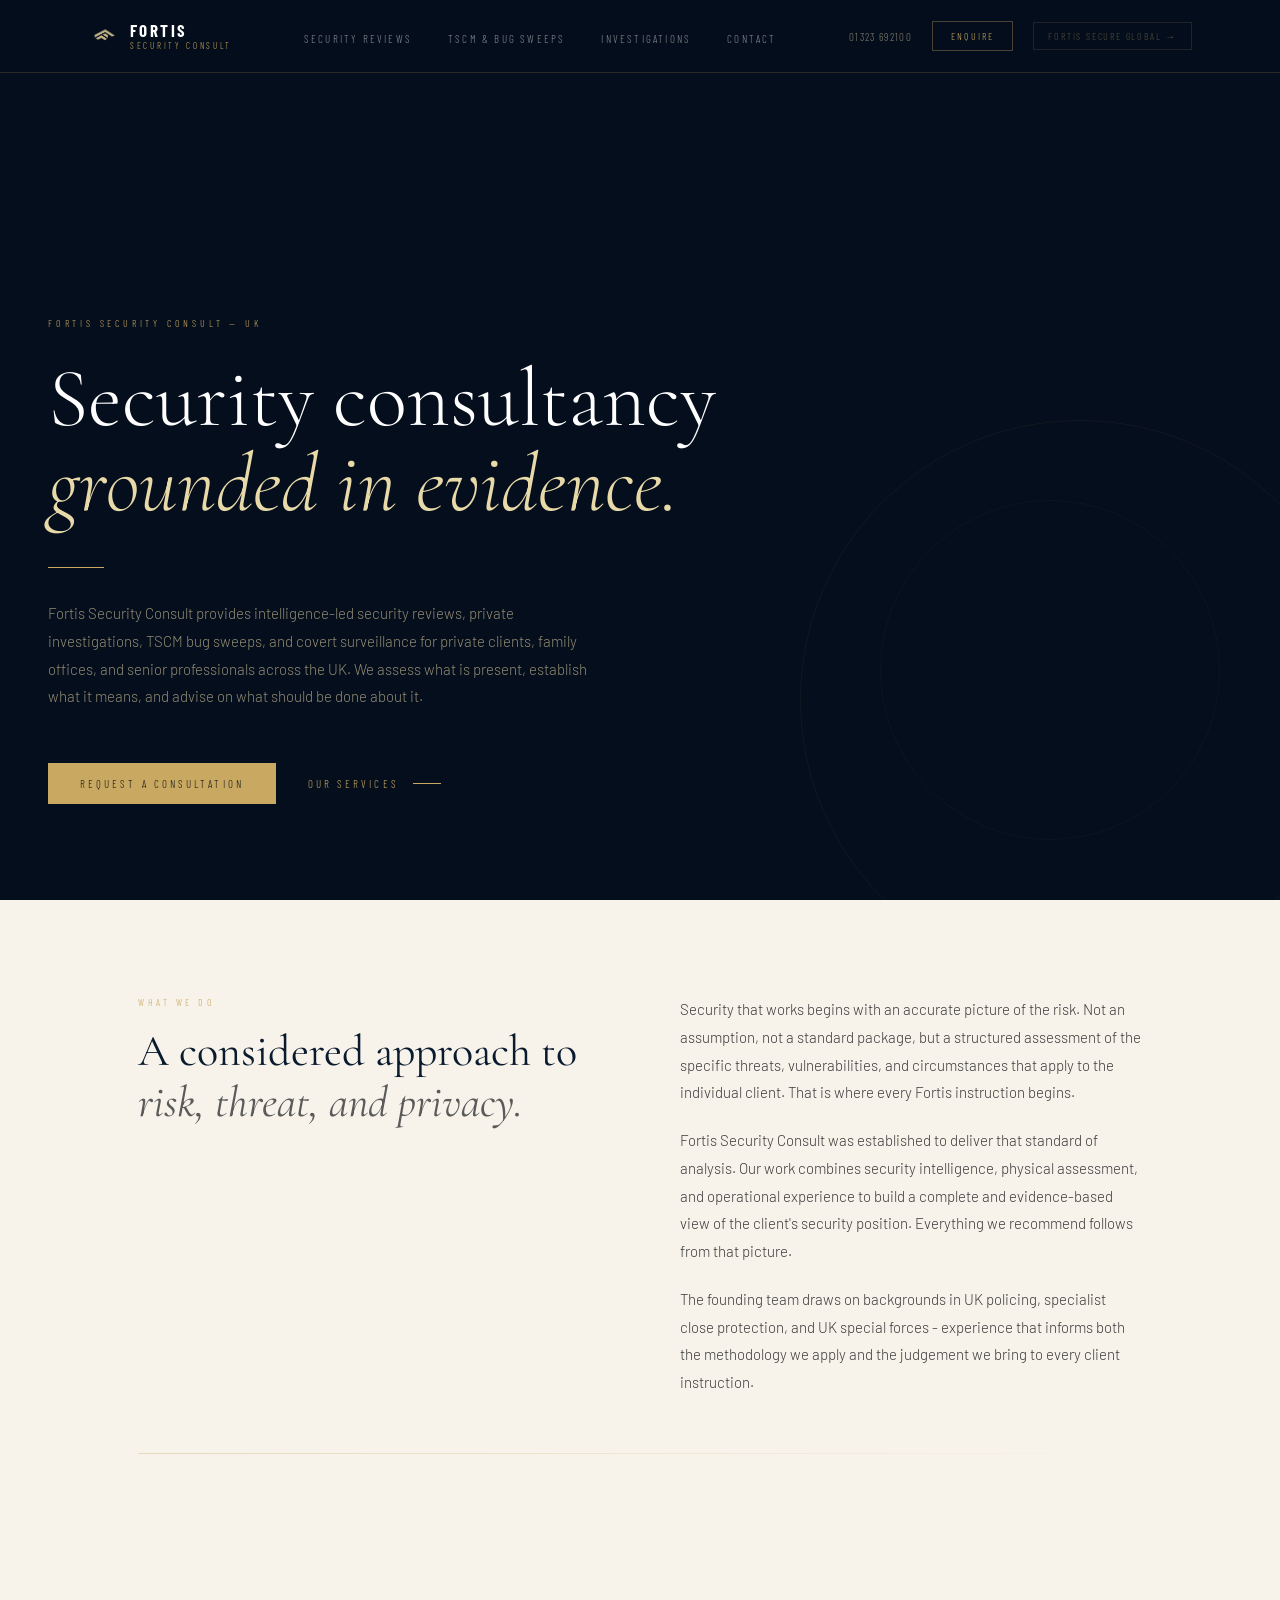
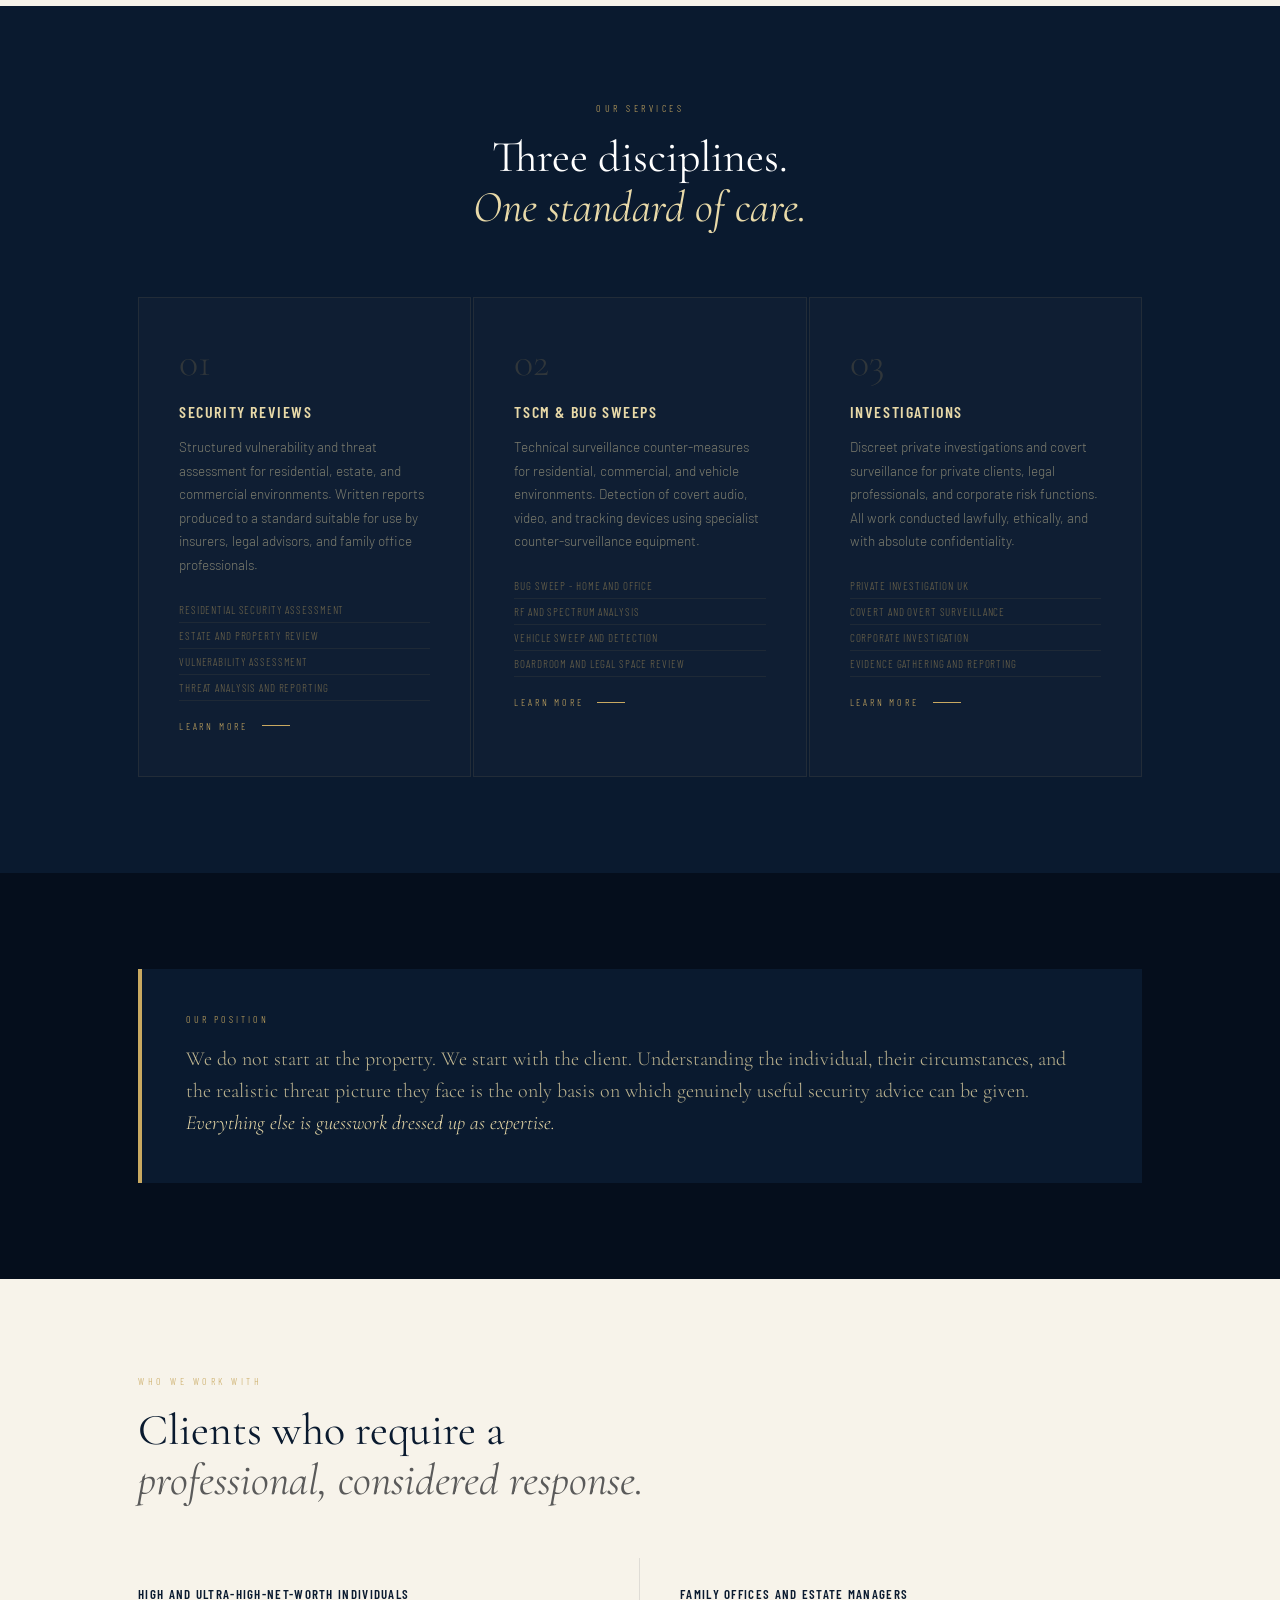
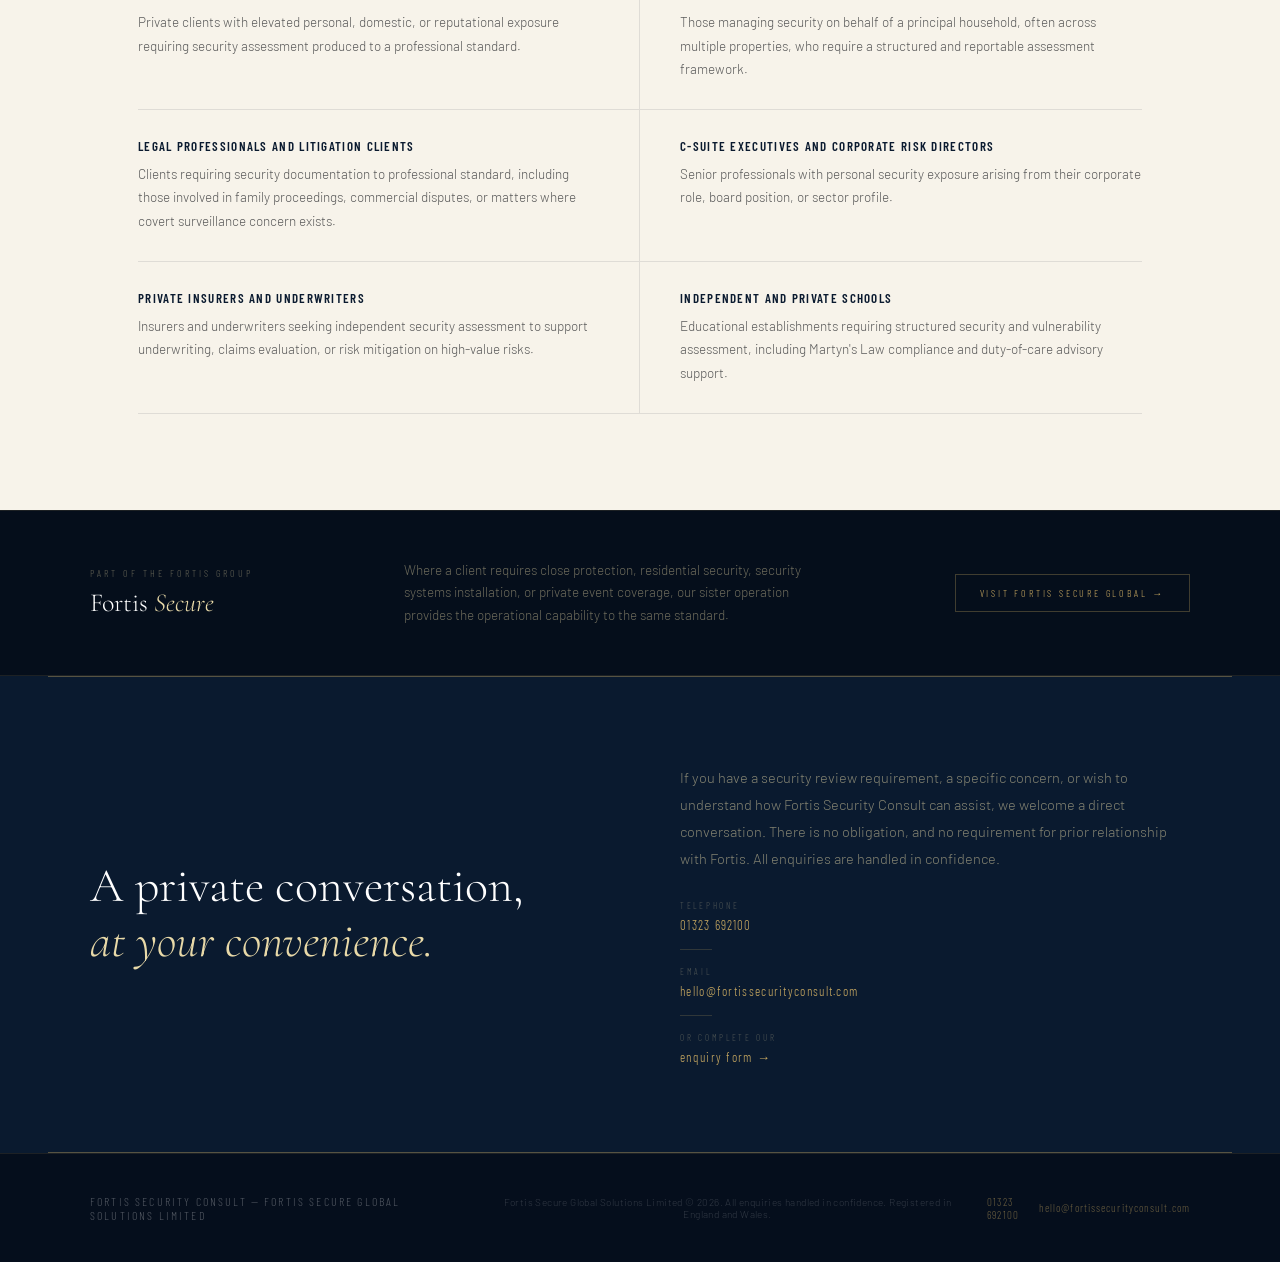
<file: index.html>
<!DOCTYPE html>
<html lang="en">
<head>
<meta charset="UTF-8">
<meta name="viewport" content="width=device-width, initial-scale=1.0">
<title>Security Consultancy UK | Fortis Security Consult</title>
<meta name="description" content="Fortis Security Consult provides intelligence-led security consultancy, private investigations, TSCM bug sweeps, and surveillance services for private clients, family offices, and corporate professionals across the UK.">
<meta name="robots" content="index, follow">
<link rel="canonical" href="https://www.fortissecurityconsult.com/">

<!-- Open Graph -->
<meta property="og:type" content="website">
<meta property="og:title" content="Security Consultancy UK | Fortis Security Consult">
<meta property="og:description" content="Intelligence-led security consultancy, investigations, TSCM, and surveillance for private clients and corporate professionals.">
<meta property="og:url" content="https://www.fortissecurityconsult.com/">
<meta property="og:site_name" content="Fortis Security Consult">

<!-- Schema -->
<script type="application/ld+json">
{
  "@context": "https://schema.org",
  "@type": "ProfessionalService",
  "name": "Fortis Security Consult",
  "description": "Intelligence-led security consultancy, private investigations, TSCM, and surveillance services",
  "url": "https://www.fortissecurityconsult.com",
  "telephone": "+441323692100",
  "email": "hello@fortissecurityconsult.com",
  "areaServed": "GB",
  "serviceType": ["Security Consultancy", "Private Investigation", "TSCM", "Surveillance"]
}
</script>

<link rel="preconnect" href="https://fonts.googleapis.com">
<link href="https://fonts.googleapis.com/css2?family=Cormorant+Garamond:ital,wght@0,300;0,400;0,600;1,300;1,400&family=Barlow:wght@300;400;500;600&family=Barlow+Condensed:wght@300;400;500;600;700&display=swap" rel="stylesheet">
<link rel="stylesheet" href="style.css">
</head>
<body>

<!-- NAVIGATION -->
<nav class="site-nav" role="navigation" aria-label="Main navigation">
  <div class="nav-inner">
    <a href="index.html" class="nav-brand" aria-label="Fortis Security Consult home">
      <img src="[data-uri]" alt="Fortis" class="nav-logo" width="32" height="32" style="width:32px;height:32px;object-fit:contain;flex-shrink:0;">
      <div>
        <span class="nav-brand-name">Fortis</span>
        <span class="nav-brand-division">Security Consult</span>
      </div>
    </a>
    <ul class="nav-links">
      <li><a href="security-reviews.html">Security Reviews</a></li>
      <li><a href="tscm.html">TSCM &amp; Bug Sweeps</a></li>
      <li><a href="investigations.html">Investigations</a></li>
      <li><a href="contact.html">Contact</a></li>
    </ul>
    <div class="nav-contact">
      <a href="tel:+441323692100" class="nav-tel">01323 692100</a>
      <a href="contact.html" class="nav-cta">Enquire</a>
      <a href="https://fortissecureglobal.com" class="nav-sister" rel="noopener">Fortis Secure Global &rarr;</a>
    </div>
    <button class="nav-toggle" aria-label="Toggle navigation" onclick="this.closest('nav').classList.toggle('nav-open')">
      <span></span><span></span><span></span>
    </button>
  </div>
</nav>

<!-- HERO -->
<section class="hero hero-circles" aria-labelledby="hero-heading">
  <div class="hero-inner">
    <p class="hero-eyebrow">Fortis Security Consult &mdash; UK</p>
    <h1 class="hero-title" id="hero-heading">
      Security consultancy<br>
      <em>grounded in evidence.</em>
    </h1>
    <div class="hero-rule"></div>
    <p class="hero-body">Fortis Security Consult provides intelligence-led security reviews, private investigations, TSCM bug sweeps, and covert surveillance for private clients, family offices, and senior professionals across the UK. We assess what is present, establish what it means, and advise on what should be done about it.</p>
    <div class="hero-actions">
      <a href="contact.html" class="btn-primary">Request a Consultation</a>
      <a href="security-reviews.html" class="btn-secondary">Our Services</a>
    </div>
  </div>
</section>

<!-- INTRO -->
<section class="section-cream section-pad">
  <div class="container">
    <div class="two-col">
      <div>
        <span class="section-label">What we do</span>
        <h2 class="section-heading">A considered approach to<br><em>risk, threat, and privacy.</em></h2>
      </div>
      <div class="section-body">
        <p>Security that works begins with an accurate picture of the risk. Not an assumption, not a standard package, but a structured assessment of the specific threats, vulnerabilities, and circumstances that apply to the individual client. That is where every Fortis instruction begins.</p>
        <p>Fortis Security Consult was established to deliver that standard of analysis. Our work combines security intelligence, physical assessment, and operational experience to build a complete and evidence-based view of the client's security position. Everything we recommend follows from that picture.</p>
        <p>The founding team draws on backgrounds in UK policing, specialist close protection, and UK special forces - experience that informs both the methodology we apply and the judgement we bring to every client instruction.</p>
      </div>
    </div>
    <div class="gold-rule"></div>
  </div>
</section>

<!-- SERVICES -->
<section class="section-navy section-pad" aria-labelledby="services-heading">
  <div class="container">
    <div style="text-align:center; margin-bottom:64px;">
      <span class="section-label">Our services</span>
      <h2 class="section-heading section-heading--light" id="services-heading">Three disciplines.<br><em>One standard of care.</em></h2>
    </div>
    <div class="three-col">

      <article class="service-card">
        <div class="service-card-num">01</div>
        <h3 class="service-card-title">Security Reviews</h3>
        <p class="service-card-body">Structured vulnerability and threat assessment for residential, estate, and commercial environments. Written reports produced to a standard suitable for use by insurers, legal advisors, and family office professionals.</p>
        <ul class="service-card-list">
          <li>Residential security assessment</li>
          <li>Estate and property review</li>
          <li>Vulnerability assessment</li>
          <li>Threat analysis and reporting</li>
        </ul>
        <br>
        <a href="security-reviews.html" class="btn-secondary" style="font-size:10px;">Learn more</a>
      </article>

      <article class="service-card">
        <div class="service-card-num">02</div>
        <h3 class="service-card-title">TSCM &amp; Bug Sweeps</h3>
        <p class="service-card-body">Technical surveillance counter-measures for residential, commercial, and vehicle environments. Detection of covert audio, video, and tracking devices using specialist counter-surveillance equipment.</p>
        <ul class="service-card-list">
          <li>Bug sweep - home and office</li>
          <li>RF and spectrum analysis</li>
          <li>Vehicle sweep and detection</li>
          <li>Boardroom and legal space review</li>
        </ul>
        <br>
        <a href="tscm.html" class="btn-secondary" style="font-size:10px;">Learn more</a>
      </article>

      <article class="service-card">
        <div class="service-card-num">03</div>
        <h3 class="service-card-title">Investigations</h3>
        <p class="service-card-body">Discreet private investigations and covert surveillance for private clients, legal professionals, and corporate risk functions. All work conducted lawfully, ethically, and with absolute confidentiality.</p>
        <ul class="service-card-list">
          <li>Private investigation UK</li>
          <li>Covert and overt surveillance</li>
          <li>Corporate investigation</li>
          <li>Evidence gathering and reporting</li>
        </ul>
        <br>
        <a href="investigations.html" class="btn-secondary" style="font-size:10px;">Learn more</a>
      </article>

    </div>
  </div>
</section>

<!-- CALLOUT -->
<section class="section-dark section-pad">
  <div class="container">
    <div class="callout">
      <span class="callout-label">Our position</span>
      <p class="callout-text">We do not start at the property. We start with the client. Understanding the individual, their circumstances, and the realistic threat picture they face is the only basis on which genuinely useful security advice can be given. <em>Everything else is guesswork dressed up as expertise.</em></p>
    </div>
  </div>
</section>

<!-- WHO WE WORK WITH -->
<section class="section-cream section-pad" aria-labelledby="clients-heading">
  <div class="container">
    <div style="margin-bottom: 52px;">
      <span class="section-label">Who we work with</span>
      <h2 class="section-heading" id="clients-heading">Clients who require a<br><em>professional, considered response.</em></h2>
    </div>
    <div class="client-grid">
      <div class="client-item">
        <div class="client-title">High and ultra-high-net-worth individuals</div>
        <p class="client-body">Private clients with elevated personal, domestic, or reputational exposure requiring security assessment produced to a professional standard.</p>
      </div>
      <div class="client-item">
        <div class="client-title">Family offices and estate managers</div>
        <p class="client-body">Those managing security on behalf of a principal household, often across multiple properties, who require a structured and reportable assessment framework.</p>
      </div>
      <div class="client-item">
        <div class="client-title">Legal professionals and litigation clients</div>
        <p class="client-body">Clients requiring security documentation to professional standard, including those involved in family proceedings, commercial disputes, or matters where covert surveillance concern exists.</p>
      </div>
      <div class="client-item">
        <div class="client-title">C-suite executives and corporate risk directors</div>
        <p class="client-body">Senior professionals with personal security exposure arising from their corporate role, board position, or sector profile.</p>
      </div>
      <div class="client-item">
        <div class="client-title">Private insurers and underwriters</div>
        <p class="client-body">Insurers and underwriters seeking independent security assessment to support underwriting, claims evaluation, or risk mitigation on high-value risks.</p>
      </div>
      <div class="client-item">
        <div class="client-title">Independent and private schools</div>
        <p class="client-body">Educational establishments requiring structured security and vulnerability assessment, including Martyn's Law compliance and duty-of-care advisory support.</p>
      </div>
    </div>
  </div>
</section>

<!-- SISTER SITE -->
<section class="section-dark">
  <div class="sister-band">
    <div class="sister-band-inner">
      <div>
        <p class="sister-label">Part of the Fortis group</p>
        <p class="sister-name">Fortis <em>Secure</em></p>
      </div>
      <p class="sister-desc">Where a client requires close protection, residential security, security systems installation, or private event coverage, our sister operation provides the operational capability to the same standard.</p>
      <a href="https://fortissecureglobal.com" class="sister-link" rel="noopener">Visit Fortis Secure Global &rarr;</a>
    </div>
  </div>
</section>

<!-- CTA -->
<section class="cta-band" aria-labelledby="cta-heading">
  <div class="cta-band-inner">
    <h2 class="cta-heading" id="cta-heading">A private conversation,<br><em>at your convenience.</em></h2>
    <div>
      <p class="cta-body">If you have a security review requirement, a specific concern, or wish to understand how Fortis Security Consult can assist, we welcome a direct conversation. There is no obligation, and no requirement for prior relationship with Fortis. All enquiries are handled in confidence.</p>
      <div class="cta-details">
        <span class="cta-detail-label">Telephone</span>
        <a href="tel:+441323692100" class="cta-detail-value">01323 692100</a>
        <div class="cta-details-sep"></div>
        <span class="cta-detail-label">Email</span>
        <a href="mailto:hello@fortissecurityconsult.com" class="cta-detail-value">hello@fortissecurityconsult.com</a>
        <div class="cta-details-sep"></div>
        <span class="cta-detail-label">Or complete our</span>
        <a href="contact.html" class="cta-detail-value">enquiry form &rarr;</a>
      </div>
    </div>
  </div>
</section>

<!-- FOOTER -->
<footer class="site-footer" role="contentinfo">
  <div class="footer-inner">
    <span class="footer-brand">Fortis Security Consult &mdash; Fortis Secure Global Solutions Limited</span>
    <p class="footer-legal">Fortis Secure Global Solutions Limited &copy; 2026. All enquiries handled in confidence. Registered in England and Wales.</p>
    <div class="footer-contact">
      <a href="tel:+441323692100">01323 692100</a>
      <a href="mailto:hello@fortissecurityconsult.com">hello@fortissecurityconsult.com</a>
    </div>
  </div>
</footer>

<script>
// Simple mobile nav
document.querySelector('.nav-toggle').addEventListener('click', function() {
  var nav = document.querySelector('.site-nav');
  var links = document.querySelector('.nav-links');
  if (!links.style.display || links.style.display === 'none') {
    links.style.cssText = 'display:flex;flex-direction:column;gap:0;position:absolute;top:72px;left:0;right:0;background:rgba(5,14,28,0.98);padding:16px 24px 24px;border-bottom:1px solid rgba(201,169,97,0.15);';
    links.querySelectorAll('a').forEach(function(a) {
      a.style.cssText = 'padding:12px 0;border-bottom:1px solid rgba(201,169,97,0.08);font-size:12px;';
    });
  } else {
    links.style.display = 'none';
  }
});
</script>

</body>
</html>
</file>
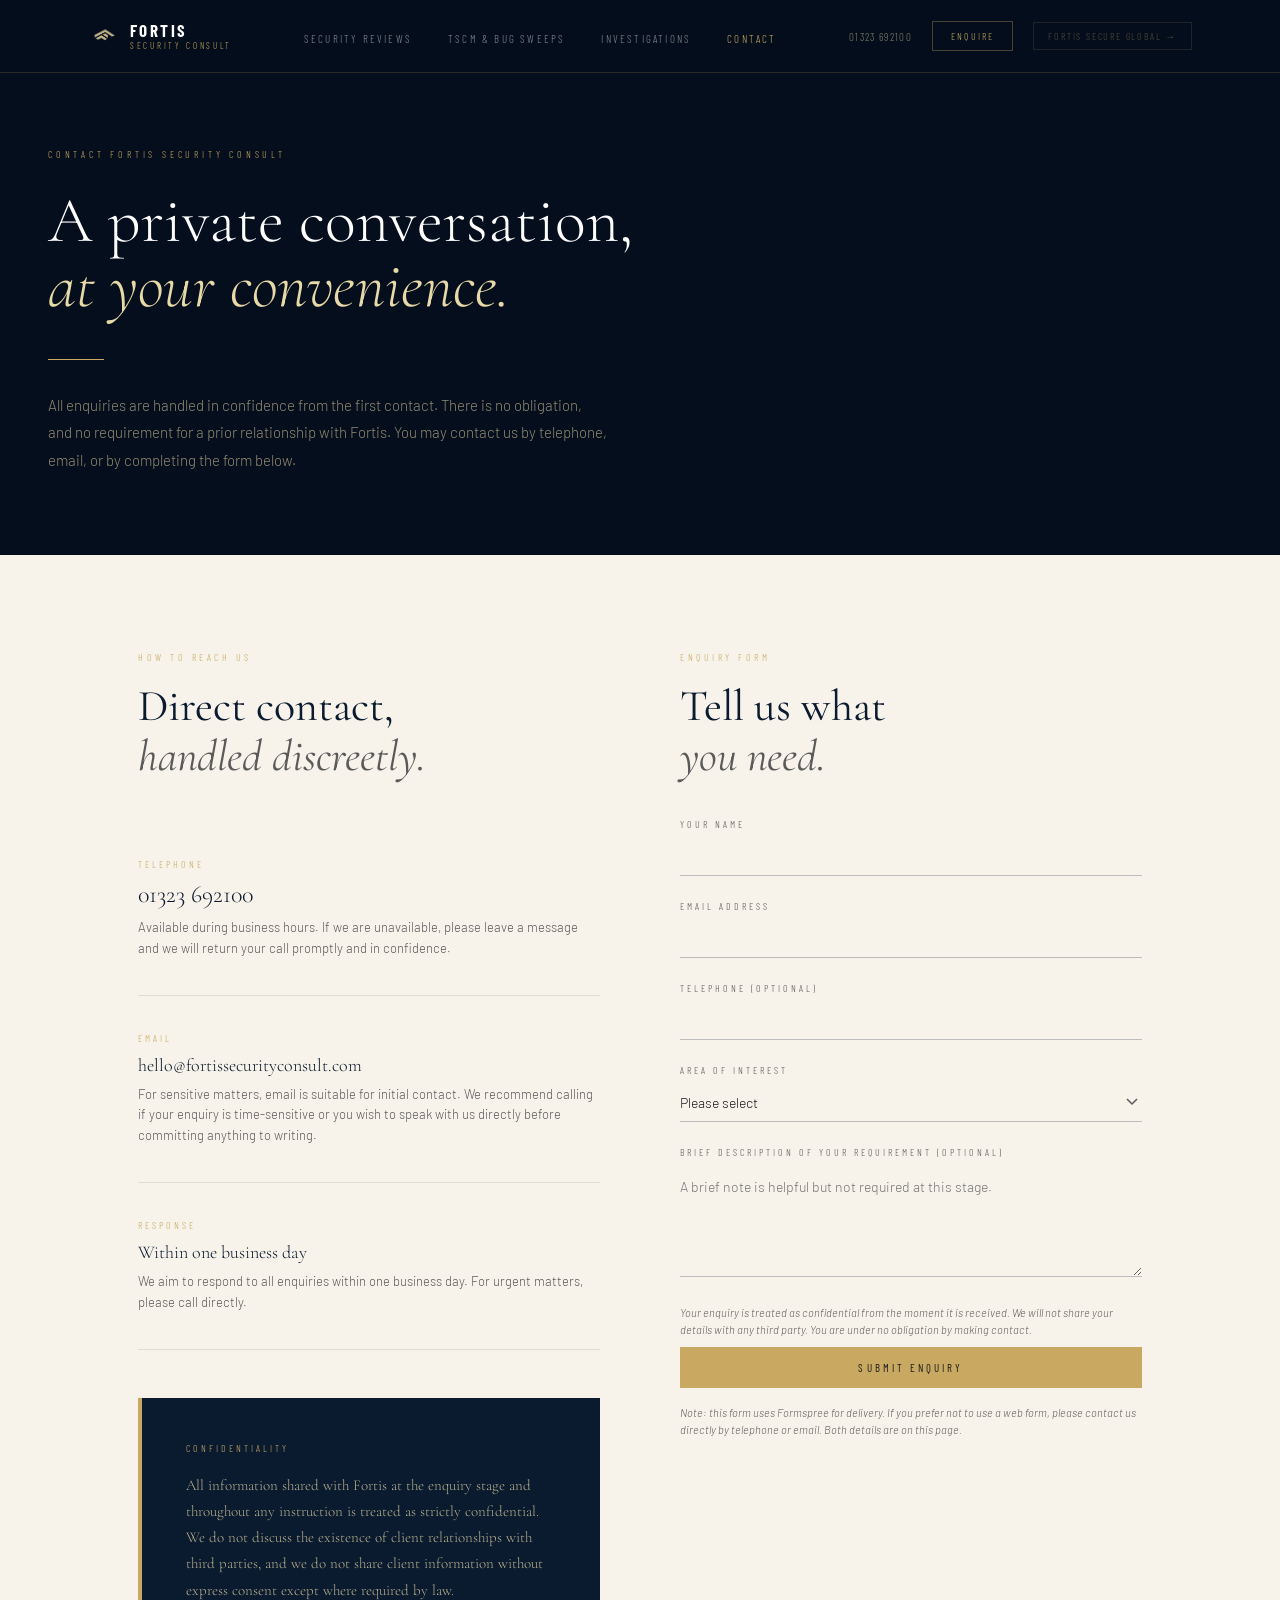
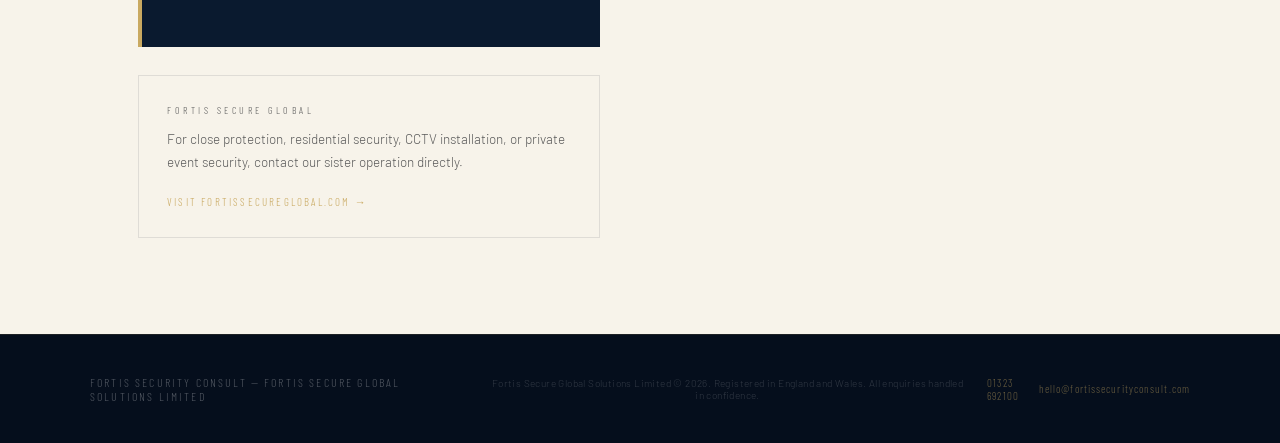
<file: contact.html>
<!DOCTYPE html>
<html lang="en">
<head>
<meta charset="UTF-8">
<meta name="viewport" content="width=device-width, initial-scale=1.0">
<title>Contact Fortis Security Consult | Confidential Enquiries</title>
<meta name="description" content="Contact Fortis Security Consult for a confidential discussion about security reviews, bug sweeps, TSCM, or private investigations. All enquiries handled with absolute discretion.">
<meta name="robots" content="index, follow">
<link rel="canonical" href="https://www.fortissecurityconsult.com/contact.html">

<link rel="preconnect" href="https://fonts.googleapis.com">
<link href="https://fonts.googleapis.com/css2?family=Cormorant+Garamond:ital,wght@0,300;0,400;0,600;1,300;1,400&family=Barlow:wght@300;400;500;600&family=Barlow+Condensed:wght@300;400;500;600;700&display=swap" rel="stylesheet">
<link rel="stylesheet" href="style.css">
<style>
  .contact-grid {
    display: grid;
    grid-template-columns: 1fr 1fr;
    gap: 80px;
    align-items: start;
  }

  .contact-method {
    padding: 36px 0;
    border-bottom: 1px solid rgba(10,26,47,0.1);
  }

  .contact-method:first-child { border-top: 1px solid rgba(10,26,47,0.1); }

  .contact-method-label {
    font-family: 'Barlow Condensed', sans-serif;
    font-size: 10px;
    letter-spacing: 0.3em;
    text-transform: uppercase;
    color: var(--gold);
    margin-bottom: 10px;
    display: block;
  }

  .contact-method-value {
    font-family: 'Cormorant Garamond', serif;
    font-size: 24px;
    font-weight: 300;
    color: var(--navy);
    transition: color 0.2s;
    display: block;
    margin-bottom: 8px;
  }

  .contact-method-value:hover { color: var(--gold); }

  .contact-method-note {
    font-size: 13px;
    color: var(--muted);
    line-height: 1.6;
  }

  /* Simple enquiry form */
  .enquiry-form { }

  .form-group {
    margin-bottom: 24px;
  }

  .form-label {
    font-family: 'Barlow Condensed', sans-serif;
    font-size: 10px;
    letter-spacing: 0.3em;
    text-transform: uppercase;
    color: var(--muted);
    display: block;
    margin-bottom: 8px;
  }

  .form-input,
  .form-select,
  .form-textarea {
    width: 100%;
    background: transparent;
    border: 1px solid rgba(10,26,47,0.2);
    border-top: none;
    border-left: none;
    border-right: none;
    border-bottom: 1px solid rgba(10,26,47,0.25);
    padding: 10px 0;
    font-family: 'Barlow', sans-serif;
    font-size: 14px;
    font-weight: 300;
    color: var(--ink);
    outline: none;
    transition: border-color 0.2s;
    -webkit-appearance: none;
  }

  .form-input:focus,
  .form-select:focus,
  .form-textarea:focus {
    border-bottom-color: var(--gold);
  }

  .form-textarea {
    resize: vertical;
    min-height: 100px;
    line-height: 1.6;
  }

  .form-select {
    background-image: url("data:image/svg+xml,%3Csvg xmlns='http://www.w3.org/2000/svg' width='12' height='8' viewBox='0 0 12 8'%3E%3Cpath d='M1 1l5 5 5-5' stroke='%235A5A5A' stroke-width='1.5' fill='none'/%3E%3C/svg%3E");
    background-repeat: no-repeat;
    background-position: right 4px center;
    cursor: pointer;
  }

  .form-note {
    font-size: 11px;
    color: var(--muted);
    line-height: 1.6;
    margin-top: 16px;
    font-style: italic;
  }

  .form-submit {
    font-family: 'Barlow Condensed', sans-serif;
    font-size: 11px;
    letter-spacing: 0.28em;
    text-transform: uppercase;
    color: var(--ink);
    background: var(--gold);
    border: none;
    padding: 14px 36px;
    cursor: pointer;
    transition: background 0.2s;
    margin-top: 8px;
    width: 100%;
  }

  .form-submit:hover { background: var(--gold-light); }

  @media (max-width: 960px) {
    .contact-grid { grid-template-columns: 1fr; gap: 48px; }
  }
</style>
</head>
<body>

<nav class="site-nav" role="navigation" aria-label="Main navigation">
  <div class="nav-inner">
    <a href="index.html" class="nav-brand">
      <img src="[data-uri]" alt="Fortis" class="nav-logo" width="32" height="32" style="width:32px;height:32px;object-fit:contain;flex-shrink:0;">
      <div>
        <span class="nav-brand-name">Fortis</span>
        <span class="nav-brand-division">Security Consult</span>
      </div>
    </a>
    <ul class="nav-links">
      <li><a href="security-reviews.html">Security Reviews</a></li>
      <li><a href="tscm.html">TSCM &amp; Bug Sweeps</a></li>
      <li><a href="investigations.html">Investigations</a></li>
      <li><a href="contact.html" class="active">Contact</a></li>
    </ul>
    <div class="nav-contact">
      <a href="tel:+441323692100" class="nav-tel">01323 692100</a>
      <a href="contact.html" class="nav-cta">Enquire</a>
      <a href="https://fortissecureglobal.com" class="nav-sister" rel="noopener">Fortis Secure Global &rarr;</a>
    </div>
    <button class="nav-toggle" aria-label="Toggle navigation">
      <span></span><span></span><span></span>
    </button>
  </div>
</nav>

<!-- PAGE HEADER -->
<header class="page-header" aria-labelledby="page-heading">
  <div class="page-header-inner">
    <p class="hero-eyebrow">Contact Fortis Security Consult</p>
    <h1 class="hero-title" id="page-heading">
      A private conversation,<br>
      <em>at your convenience.</em>
    </h1>
    <div class="hero-rule"></div>
    <p class="hero-body">All enquiries are handled in confidence from the first contact. There is no obligation, and no requirement for a prior relationship with Fortis. You may contact us by telephone, email, or by completing the form below.</p>
  </div>
</header>

<!-- CONTACT CONTENT -->
<section class="section-cream section-pad">
  <div class="container">
    <div class="contact-grid">

      <!-- Contact methods -->
      <div>
        <span class="section-label">How to reach us</span>
        <h2 class="section-heading" style="margin-bottom:40px;">Direct contact,<br><em>handled discreetly.</em></h2>

        <div class="contact-method">
          <span class="contact-method-label">Telephone</span>
          <a href="tel:+441323692100" class="contact-method-value">01323 692100</a>
          <p class="contact-method-note">Available during business hours. If we are unavailable, please leave a message and we will return your call promptly and in confidence.</p>
        </div>

        <div class="contact-method">
          <span class="contact-method-label">Email</span>
          <a href="mailto:hello@fortissecurityconsult.com" class="contact-method-value" style="font-size:18px;">hello@fortissecurityconsult.com</a>
          <p class="contact-method-note">For sensitive matters, email is suitable for initial contact. We recommend calling if your enquiry is time-sensitive or you wish to speak with us directly before committing anything to writing.</p>
        </div>

        <div class="contact-method">
          <span class="contact-method-label">Response</span>
          <span class="contact-method-value" style="cursor:default; font-size:18px;">Within one business day</span>
          <p class="contact-method-note">We aim to respond to all enquiries within one business day. For urgent matters, please call directly.</p>
        </div>

        <div style="margin-top:48px;">
          <div class="callout">
            <span class="callout-label">Confidentiality</span>
            <p class="callout-text" style="font-size:15px; line-height:1.75;">All information shared with Fortis at the enquiry stage and throughout any instruction is treated as strictly confidential. We do not discuss the existence of client relationships with third parties, and we do not share client information without express consent except where required by law.</p>
          </div>
        </div>

        <div style="margin-top:28px; padding:28px; border:1px solid rgba(10,26,47,0.1);">
          <p class="section-label" style="color:var(--muted); margin-bottom:12px;">Fortis Secure Global</p>
          <p style="font-size:13.5px; color:var(--muted); line-height:1.7; margin-bottom:16px;">For close protection, residential security, CCTV installation, or private event security, contact our sister operation directly.</p>
          <a href="https://fortissecureglobal.com" style="font-family:'Barlow Condensed',sans-serif; font-size:11px; letter-spacing:0.2em; text-transform:uppercase; color:var(--gold);" rel="noopener">Visit fortissecureglobal.com &rarr;</a>
        </div>
      </div>

      <!-- Enquiry form -->
      <div>
        <span class="section-label">Enquiry form</span>
        <h2 class="section-heading" style="margin-bottom:36px;">Tell us what<br><em>you need.</em></h2>

        <form class="enquiry-form" action="https://formspree.io/f/xgobqkzg" method="POST" novalidate>
          <input type="hidden" name="_subject" value="Fortis Security Consult Enquiry">
          <input type="text" name="_gotcha" style="display:none">

          <div class="form-group">
            <label class="form-label" for="name">Your name</label>
            <input class="form-input" type="text" id="name" name="name" autocomplete="name" required>
          </div>

          <div class="form-group">
            <label class="form-label" for="email">Email address</label>
            <input class="form-input" type="email" id="email" name="email" autocomplete="email" required>
          </div>

          <div class="form-group">
            <label class="form-label" for="phone">Telephone (optional)</label>
            <input class="form-input" type="tel" id="phone" name="phone" autocomplete="tel">
          </div>

          <div class="form-group">
            <label class="form-label" for="service">Area of interest</label>
            <select class="form-select" id="service" name="service">
              <option value="">Please select</option>
              <option value="security-review">Security review or vulnerability assessment</option>
              <option value="tscm">TSCM / bug sweep</option>
              <option value="investigation">Private investigation or surveillance</option>
              <option value="general">General enquiry</option>
            </select>
          </div>

          <div class="form-group">
            <label class="form-label" for="message">Brief description of your requirement (optional)</label>
            <textarea class="form-textarea" id="message" name="message" rows="4" placeholder="A brief note is helpful but not required at this stage."></textarea>
          </div>

          <p class="form-note">Your enquiry is treated as confidential from the moment it is received. We will not share your details with any third party. You are under no obligation by making contact.</p>

          <button type="submit" class="form-submit">Submit Enquiry</button>
        </form>

        <p style="font-size:11px; color:var(--muted); margin-top:16px; line-height:1.6; font-style:italic;">Note: this form uses Formspree for delivery. If you prefer not to use a web form, please contact us directly by telephone or email. Both details are on this page.</p>
      </div>

    </div>
  </div>
</section>

<footer class="site-footer" role="contentinfo">
  <div class="footer-inner">
    <span class="footer-brand">Fortis Security Consult &mdash; Fortis Secure Global Solutions Limited</span>
    <p class="footer-legal">Fortis Secure Global Solutions Limited &copy; 2026. Registered in England and Wales. All enquiries handled in confidence.</p>
    <div class="footer-contact">
      <a href="tel:+441323692100">01323 692100</a>
      <a href="mailto:hello@fortissecurityconsult.com">hello@fortissecurityconsult.com</a>
    </div>
  </div>
</footer>

<script>
document.querySelector('.nav-toggle').addEventListener('click', function() {
  var links = document.querySelector('.nav-links');
  if (!links.style.display || links.style.display === 'none') {
    links.style.cssText = 'display:flex;flex-direction:column;gap:0;position:absolute;top:72px;left:0;right:0;background:rgba(5,14,28,0.98);padding:16px 24px 24px;border-bottom:1px solid rgba(201,169,97,0.15);';
    links.querySelectorAll('a').forEach(function(a) { a.style.cssText = 'padding:12px 0;border-bottom:1px solid rgba(201,169,97,0.08);font-size:12px;'; });
  } else { links.style.display = 'none'; }
});
</script>

</body>
</html>
</file>
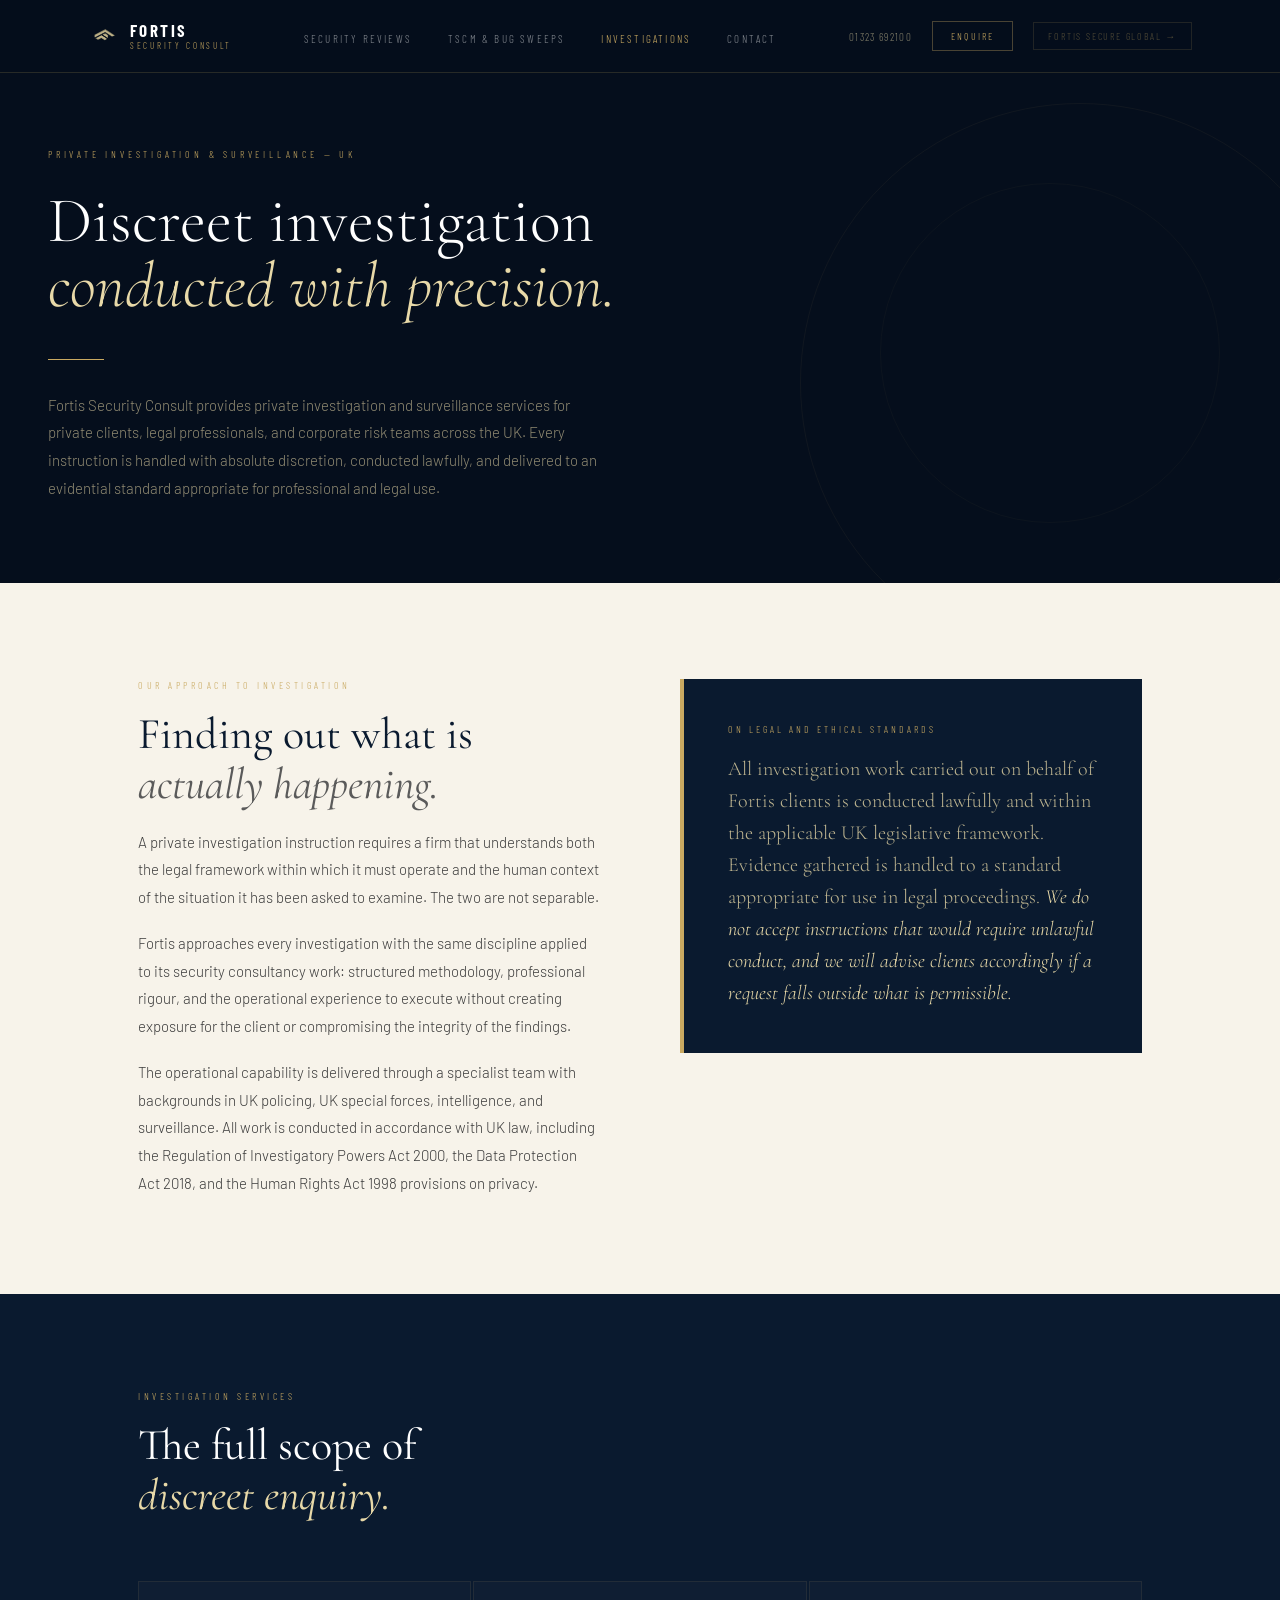
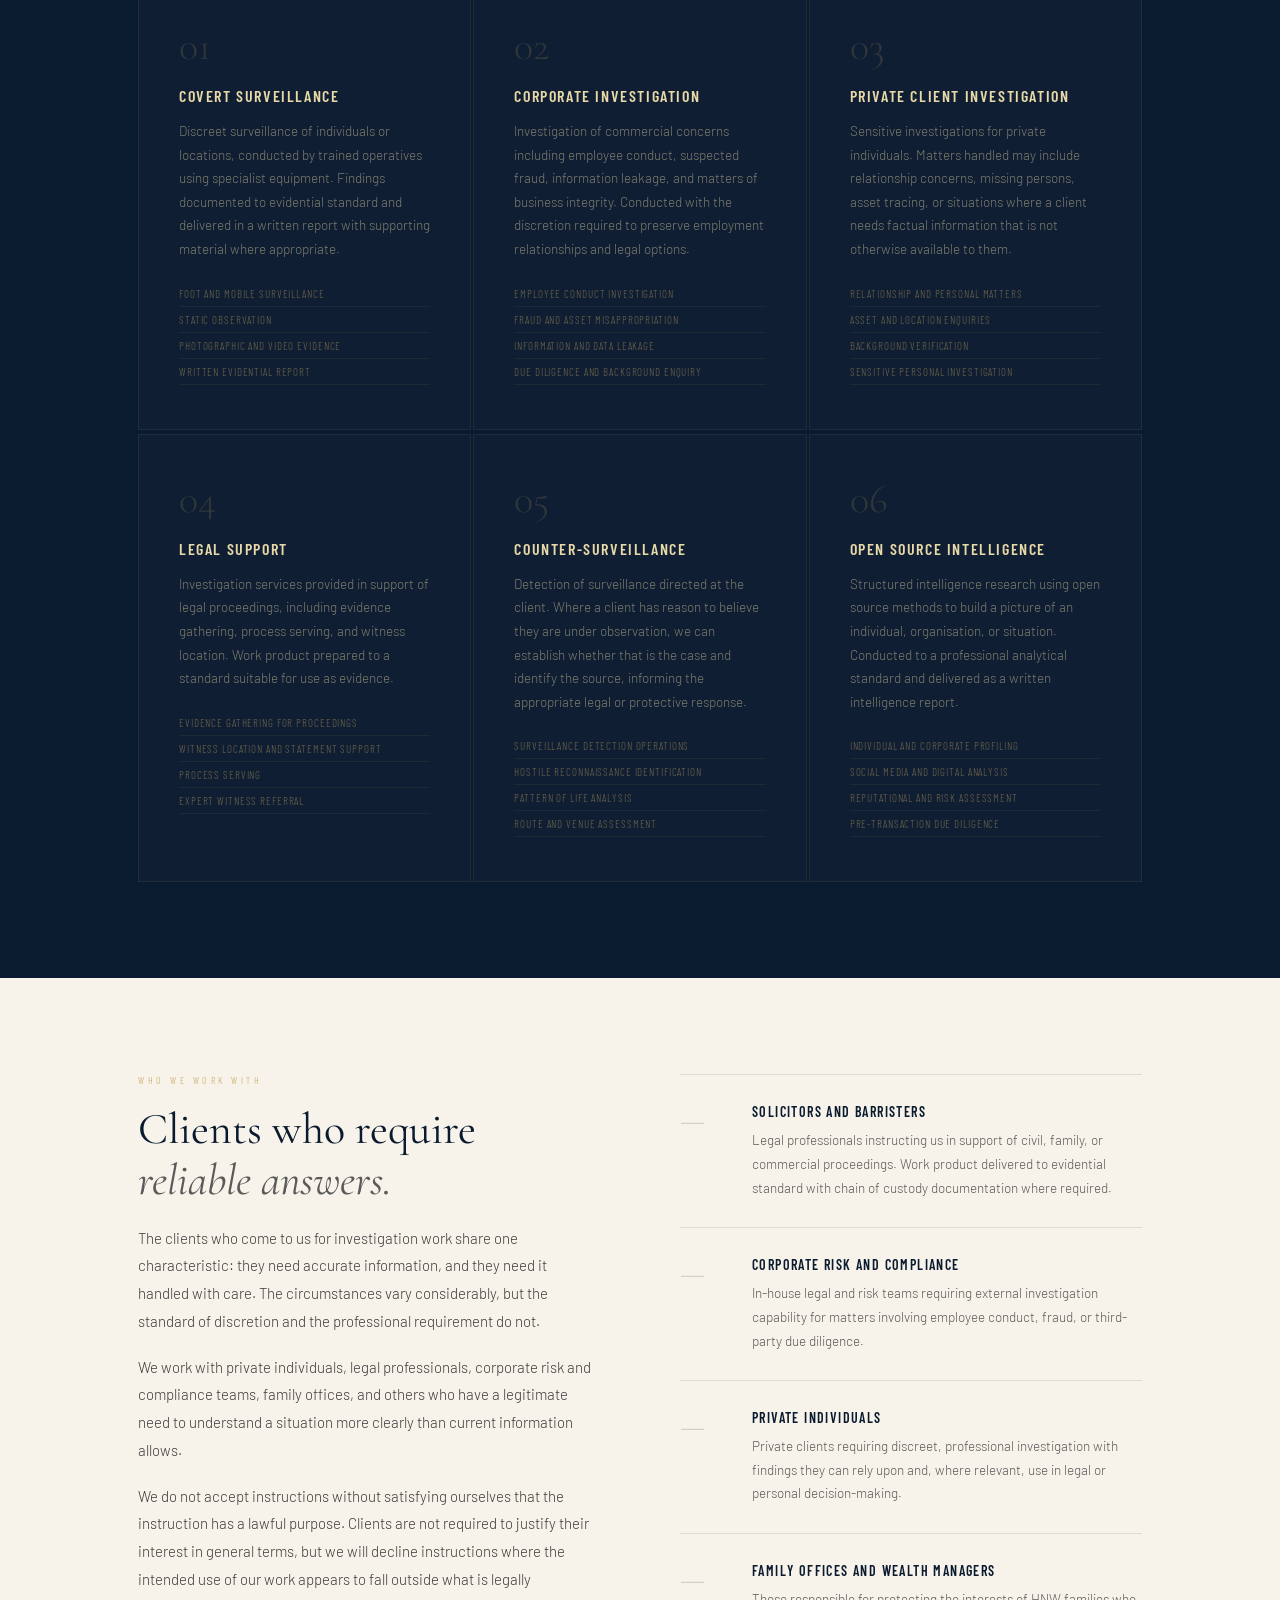
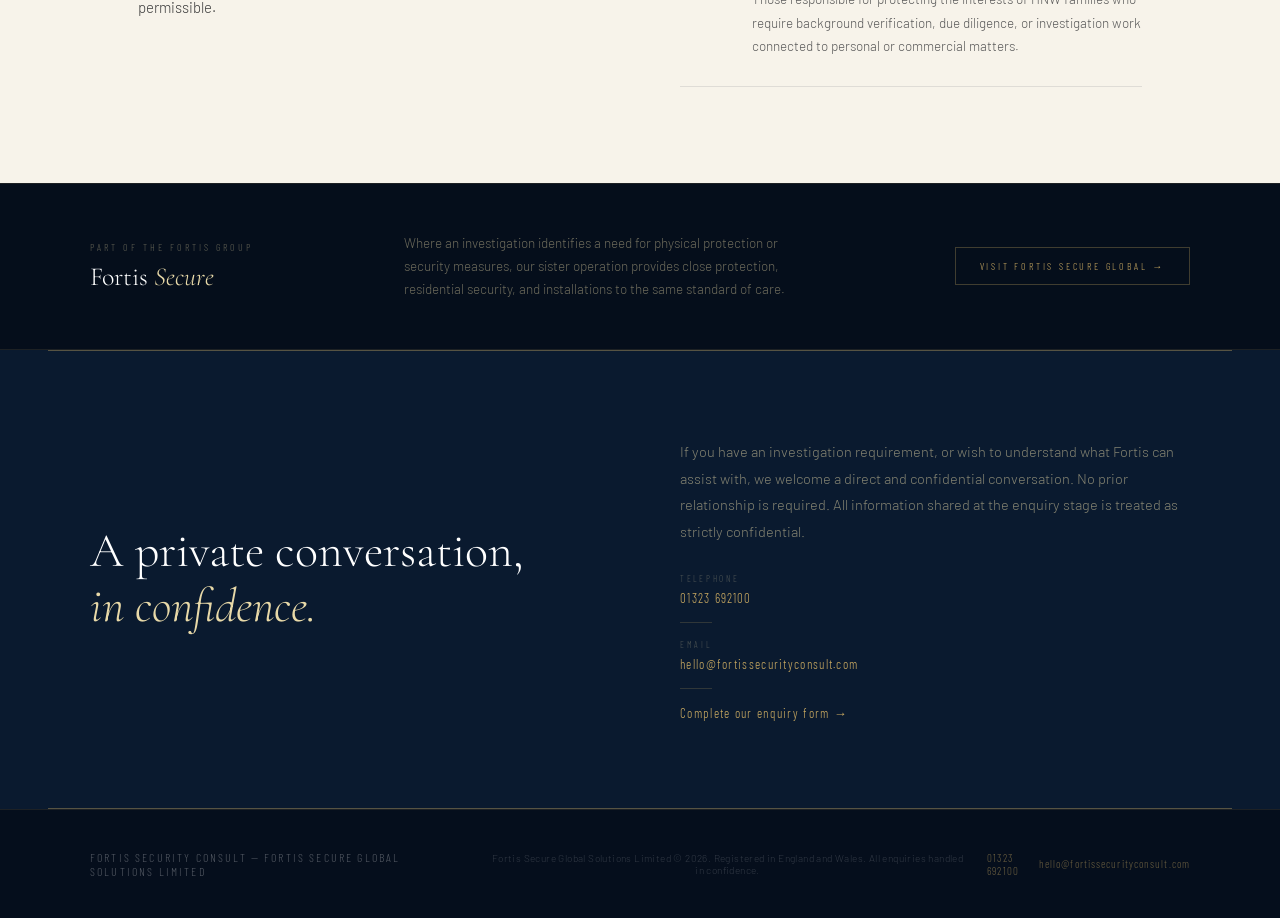
<file: investigations.html>
<!DOCTYPE html>
<html lang="en">
<head>
<meta charset="UTF-8">
<meta name="viewport" content="width=device-width, initial-scale=1.0">
<title>Private Investigation UK | Discreet Surveillance &amp; Corporate Investigation | Fortis Security Consult</title>
<meta name="description" content="Discreet private investigation services across the UK. Covert and overt surveillance, corporate investigation, and evidence gathering for private clients, legal professionals, and corporate risk teams. Fortis Security Consult.">
<meta name="robots" content="index, follow">
<link rel="canonical" href="https://www.fortissecurityconsult.com/investigations.html">

<meta property="og:type" content="website">
<meta property="og:title" content="Private Investigation UK | Fortis Security Consult">
<meta property="og:description" content="Discreet private investigations, covert surveillance, and corporate investigation services for private clients and legal professionals across the UK.">
<meta property="og:url" content="https://www.fortissecurityconsult.com/investigations.html">

<script type="application/ld+json">
{
  "@context": "https://schema.org",
  "@type": "Service",
  "name": "Private Investigation Services",
  "provider": { "@type": "ProfessionalService", "name": "Fortis Security Consult" },
  "description": "Discreet private investigation, covert surveillance, and corporate investigation services across the UK",
  "areaServed": "GB",
  "serviceType": ["Private Investigation", "Surveillance", "Corporate Investigation", "Evidence Gathering"]
}
</script>

<link rel="preconnect" href="https://fonts.googleapis.com">
<link href="https://fonts.googleapis.com/css2?family=Cormorant+Garamond:ital,wght@0,300;0,400;0,600;1,300;1,400&family=Barlow:wght@300;400;500;600&family=Barlow+Condensed:wght@300;400;500;600;700&display=swap" rel="stylesheet">
<link rel="stylesheet" href="style.css">
</head>
<body>

<nav class="site-nav" role="navigation" aria-label="Main navigation">
  <div class="nav-inner">
    <a href="index.html" class="nav-brand">
      <img src="[data-uri]" alt="Fortis" class="nav-logo" width="32" height="32" style="width:32px;height:32px;object-fit:contain;flex-shrink:0;">
      <div>
        <span class="nav-brand-name">Fortis</span>
        <span class="nav-brand-division">Security Consult</span>
      </div>
    </a>
    <ul class="nav-links">
      <li><a href="security-reviews.html">Security Reviews</a></li>
      <li><a href="tscm.html">TSCM &amp; Bug Sweeps</a></li>
      <li><a href="investigations.html" class="active">Investigations</a></li>
      <li><a href="contact.html">Contact</a></li>
    </ul>
    <div class="nav-contact">
      <a href="tel:+441323692100" class="nav-tel">01323 692100</a>
      <a href="contact.html" class="nav-cta">Enquire</a>
      <a href="https://fortissecureglobal.com" class="nav-sister" rel="noopener">Fortis Secure Global &rarr;</a>
    </div>
    <button class="nav-toggle" aria-label="Toggle navigation">
      <span></span><span></span><span></span>
    </button>
  </div>
</nav>

<!-- PAGE HEADER -->
<header class="page-header hero-circles" aria-labelledby="page-heading">
  <div class="page-header-inner">
    <p class="hero-eyebrow">Private Investigation &amp; Surveillance &mdash; UK</p>
    <h1 class="hero-title" id="page-heading">
      Discreet investigation<br>
      <em>conducted with precision.</em>
    </h1>
    <div class="hero-rule"></div>
    <p class="hero-body">Fortis Security Consult provides private investigation and surveillance services for private clients, legal professionals, and corporate risk teams across the UK. Every instruction is handled with absolute discretion, conducted lawfully, and delivered to an evidential standard appropriate for professional and legal use.</p>
  </div>
</header>

<!-- INTRO -->
<section class="section-cream section-pad" aria-labelledby="intro-heading">
  <div class="container">
    <div class="two-col">
      <div>
        <span class="section-label">Our approach to investigation</span>
        <h2 class="section-heading" id="intro-heading">Finding out what is<br><em>actually happening.</em></h2>
        <br>
        <div class="prose section-body">
          <p>A private investigation instruction requires a firm that understands both the legal framework within which it must operate and the human context of the situation it has been asked to examine. The two are not separable.</p>
          <p>Fortis approaches every investigation with the same discipline applied to its security consultancy work: structured methodology, professional rigour, and the operational experience to execute without creating exposure for the client or compromising the integrity of the findings.</p>
          <p>The operational capability is delivered through a specialist team with backgrounds in UK policing, UK special forces, intelligence, and surveillance. All work is conducted in accordance with UK law, including the Regulation of Investigatory Powers Act 2000, the Data Protection Act 2018, and the Human Rights Act 1998 provisions on privacy.</p>
        </div>
      </div>
      <div>
        <div class="callout">
          <span class="callout-label">On legal and ethical standards</span>
          <p class="callout-text">All investigation work carried out on behalf of Fortis clients is conducted lawfully and within the applicable UK legislative framework. Evidence gathered is handled to a standard appropriate for use in legal proceedings. <em>We do not accept instructions that would require unlawful conduct, and we will advise clients accordingly if a request falls outside what is permissible.</em></p>
        </div>
      </div>
    </div>
  </div>
</section>

<!-- SERVICE TYPES -->
<section class="section-navy section-pad" aria-labelledby="services-heading">
  <div class="container">
    <div style="margin-bottom:60px;">
      <span class="section-label">Investigation services</span>
      <h2 class="section-heading section-heading--light" id="services-heading">The full scope of<br><em>discreet enquiry.</em></h2>
    </div>
    <div class="three-col">

      <article class="service-card">
        <div class="service-card-num">01</div>
        <h3 class="service-card-title">Covert Surveillance</h3>
        <p class="service-card-body">Discreet surveillance of individuals or locations, conducted by trained operatives using specialist equipment. Findings documented to evidential standard and delivered in a written report with supporting material where appropriate.</p>
        <ul class="service-card-list">
          <li>Foot and mobile surveillance</li>
          <li>Static observation</li>
          <li>Photographic and video evidence</li>
          <li>Written evidential report</li>
        </ul>
      </article>

      <article class="service-card">
        <div class="service-card-num">02</div>
        <h3 class="service-card-title">Corporate Investigation</h3>
        <p class="service-card-body">Investigation of commercial concerns including employee conduct, suspected fraud, information leakage, and matters of business integrity. Conducted with the discretion required to preserve employment relationships and legal options.</p>
        <ul class="service-card-list">
          <li>Employee conduct investigation</li>
          <li>Fraud and asset misappropriation</li>
          <li>Information and data leakage</li>
          <li>Due diligence and background enquiry</li>
        </ul>
      </article>

      <article class="service-card">
        <div class="service-card-num">03</div>
        <h3 class="service-card-title">Private Client Investigation</h3>
        <p class="service-card-body">Sensitive investigations for private individuals. Matters handled may include relationship concerns, missing persons, asset tracing, or situations where a client needs factual information that is not otherwise available to them.</p>
        <ul class="service-card-list">
          <li>Relationship and personal matters</li>
          <li>Asset and location enquiries</li>
          <li>Background verification</li>
          <li>Sensitive personal investigation</li>
        </ul>
      </article>

      <article class="service-card" style="margin-top:2px;">
        <div class="service-card-num">04</div>
        <h3 class="service-card-title">Legal Support</h3>
        <p class="service-card-body">Investigation services provided in support of legal proceedings, including evidence gathering, process serving, and witness location. Work product prepared to a standard suitable for use as evidence.</p>
        <ul class="service-card-list">
          <li>Evidence gathering for proceedings</li>
          <li>Witness location and statement support</li>
          <li>Process serving</li>
          <li>Expert witness referral</li>
        </ul>
      </article>

      <article class="service-card" style="margin-top:2px;">
        <div class="service-card-num">05</div>
        <h3 class="service-card-title">Counter-Surveillance</h3>
        <p class="service-card-body">Detection of surveillance directed at the client. Where a client has reason to believe they are under observation, we can establish whether that is the case and identify the source, informing the appropriate legal or protective response.</p>
        <ul class="service-card-list">
          <li>Surveillance detection operations</li>
          <li>Hostile reconnaissance identification</li>
          <li>Pattern of life analysis</li>
          <li>Route and venue assessment</li>
        </ul>
      </article>

      <article class="service-card" style="margin-top:2px;">
        <div class="service-card-num">06</div>
        <h3 class="service-card-title">Open Source Intelligence</h3>
        <p class="service-card-body">Structured intelligence research using open source methods to build a picture of an individual, organisation, or situation. Conducted to a professional analytical standard and delivered as a written intelligence report.</p>
        <ul class="service-card-list">
          <li>Individual and corporate profiling</li>
          <li>Social media and digital analysis</li>
          <li>Reputational and risk assessment</li>
          <li>Pre-transaction due diligence</li>
        </ul>
      </article>

    </div>
  </div>
</section>

<!-- WHO WE WORK WITH -->
<section class="section-cream section-pad" aria-labelledby="clients-heading">
  <div class="container">
    <div class="two-col">
      <div>
        <span class="section-label">Who we work with</span>
        <h2 class="section-heading" id="clients-heading">Clients who require<br><em>reliable answers.</em></h2>
        <br>
        <div class="prose section-body">
          <p>The clients who come to us for investigation work share one characteristic: they need accurate information, and they need it handled with care. The circumstances vary considerably, but the standard of discretion and the professional requirement do not.</p>
          <p>We work with private individuals, legal professionals, corporate risk and compliance teams, family offices, and others who have a legitimate need to understand a situation more clearly than current information allows.</p>
          <p>We do not accept instructions without satisfying ourselves that the instruction has a lawful purpose. Clients are not required to justify their interest in general terms, but we will decline instructions where the intended use of our work appears to fall outside what is legally permissible.</p>
        </div>
      </div>
      <div>
        <ul class="step-list">
          <li class="step-item">
            <span class="step-num">—</span>
            <div>
              <div class="step-title">Solicitors and barristers</div>
              <p class="step-body">Legal professionals instructing us in support of civil, family, or commercial proceedings. Work product delivered to evidential standard with chain of custody documentation where required.</p>
            </div>
          </li>
          <li class="step-item">
            <span class="step-num">—</span>
            <div>
              <div class="step-title">Corporate risk and compliance</div>
              <p class="step-body">In-house legal and risk teams requiring external investigation capability for matters involving employee conduct, fraud, or third-party due diligence.</p>
            </div>
          </li>
          <li class="step-item">
            <span class="step-num">—</span>
            <div>
              <div class="step-title">Private individuals</div>
              <p class="step-body">Private clients requiring discreet, professional investigation with findings they can rely upon and, where relevant, use in legal or personal decision-making.</p>
            </div>
          </li>
          <li class="step-item">
            <span class="step-num">—</span>
            <div>
              <div class="step-title">Family offices and wealth managers</div>
              <p class="step-body">Those responsible for protecting the interests of HNW families who require background verification, due diligence, or investigation work connected to personal or commercial matters.</p>
            </div>
          </li>
        </ul>
      </div>
    </div>
  </div>
</section>

<!-- SISTER SITE -->
<section class="section-dark">
  <div class="sister-band">
    <div class="sister-band-inner">
      <div>
        <p class="sister-label">Part of the Fortis group</p>
        <p class="sister-name">Fortis <em>Secure</em></p>
      </div>
      <p class="sister-desc">Where an investigation identifies a need for physical protection or security measures, our sister operation provides close protection, residential security, and installations to the same standard of care.</p>
      <a href="https://fortissecureglobal.com" class="sister-link" rel="noopener">Visit Fortis Secure Global &rarr;</a>
    </div>
  </div>
</section>

<!-- CTA -->
<section class="cta-band" aria-labelledby="cta-heading">
  <div class="cta-band-inner">
    <h2 class="cta-heading" id="cta-heading">A private conversation,<br><em>in confidence.</em></h2>
    <div>
      <p class="cta-body">If you have an investigation requirement, or wish to understand what Fortis can assist with, we welcome a direct and confidential conversation. No prior relationship is required. All information shared at the enquiry stage is treated as strictly confidential.</p>
      <div class="cta-details">
        <span class="cta-detail-label">Telephone</span>
        <a href="tel:+441323692100" class="cta-detail-value">01323 692100</a>
        <div class="cta-details-sep"></div>
        <span class="cta-detail-label">Email</span>
        <a href="mailto:hello@fortissecurityconsult.com" class="cta-detail-value">hello@fortissecurityconsult.com</a>
        <div class="cta-details-sep"></div>
        <a href="contact.html" class="cta-detail-value">Complete our enquiry form &rarr;</a>
      </div>
    </div>
  </div>
</section>

<footer class="site-footer" role="contentinfo">
  <div class="footer-inner">
    <span class="footer-brand">Fortis Security Consult &mdash; Fortis Secure Global Solutions Limited</span>
    <p class="footer-legal">Fortis Secure Global Solutions Limited &copy; 2026. Registered in England and Wales. All enquiries handled in confidence.</p>
    <div class="footer-contact">
      <a href="tel:+441323692100">01323 692100</a>
      <a href="mailto:hello@fortissecurityconsult.com">hello@fortissecurityconsult.com</a>
    </div>
  </div>
</footer>

<script>
document.querySelector('.nav-toggle').addEventListener('click', function() {
  var links = document.querySelector('.nav-links');
  if (!links.style.display || links.style.display === 'none') {
    links.style.cssText = 'display:flex;flex-direction:column;gap:0;position:absolute;top:72px;left:0;right:0;background:rgba(5,14,28,0.98);padding:16px 24px 24px;border-bottom:1px solid rgba(201,169,97,0.15);';
    links.querySelectorAll('a').forEach(function(a) { a.style.cssText = 'padding:12px 0;border-bottom:1px solid rgba(201,169,97,0.08);font-size:12px;'; });
  } else { links.style.display = 'none'; }
});
</script>

</body>
</html>
</file>
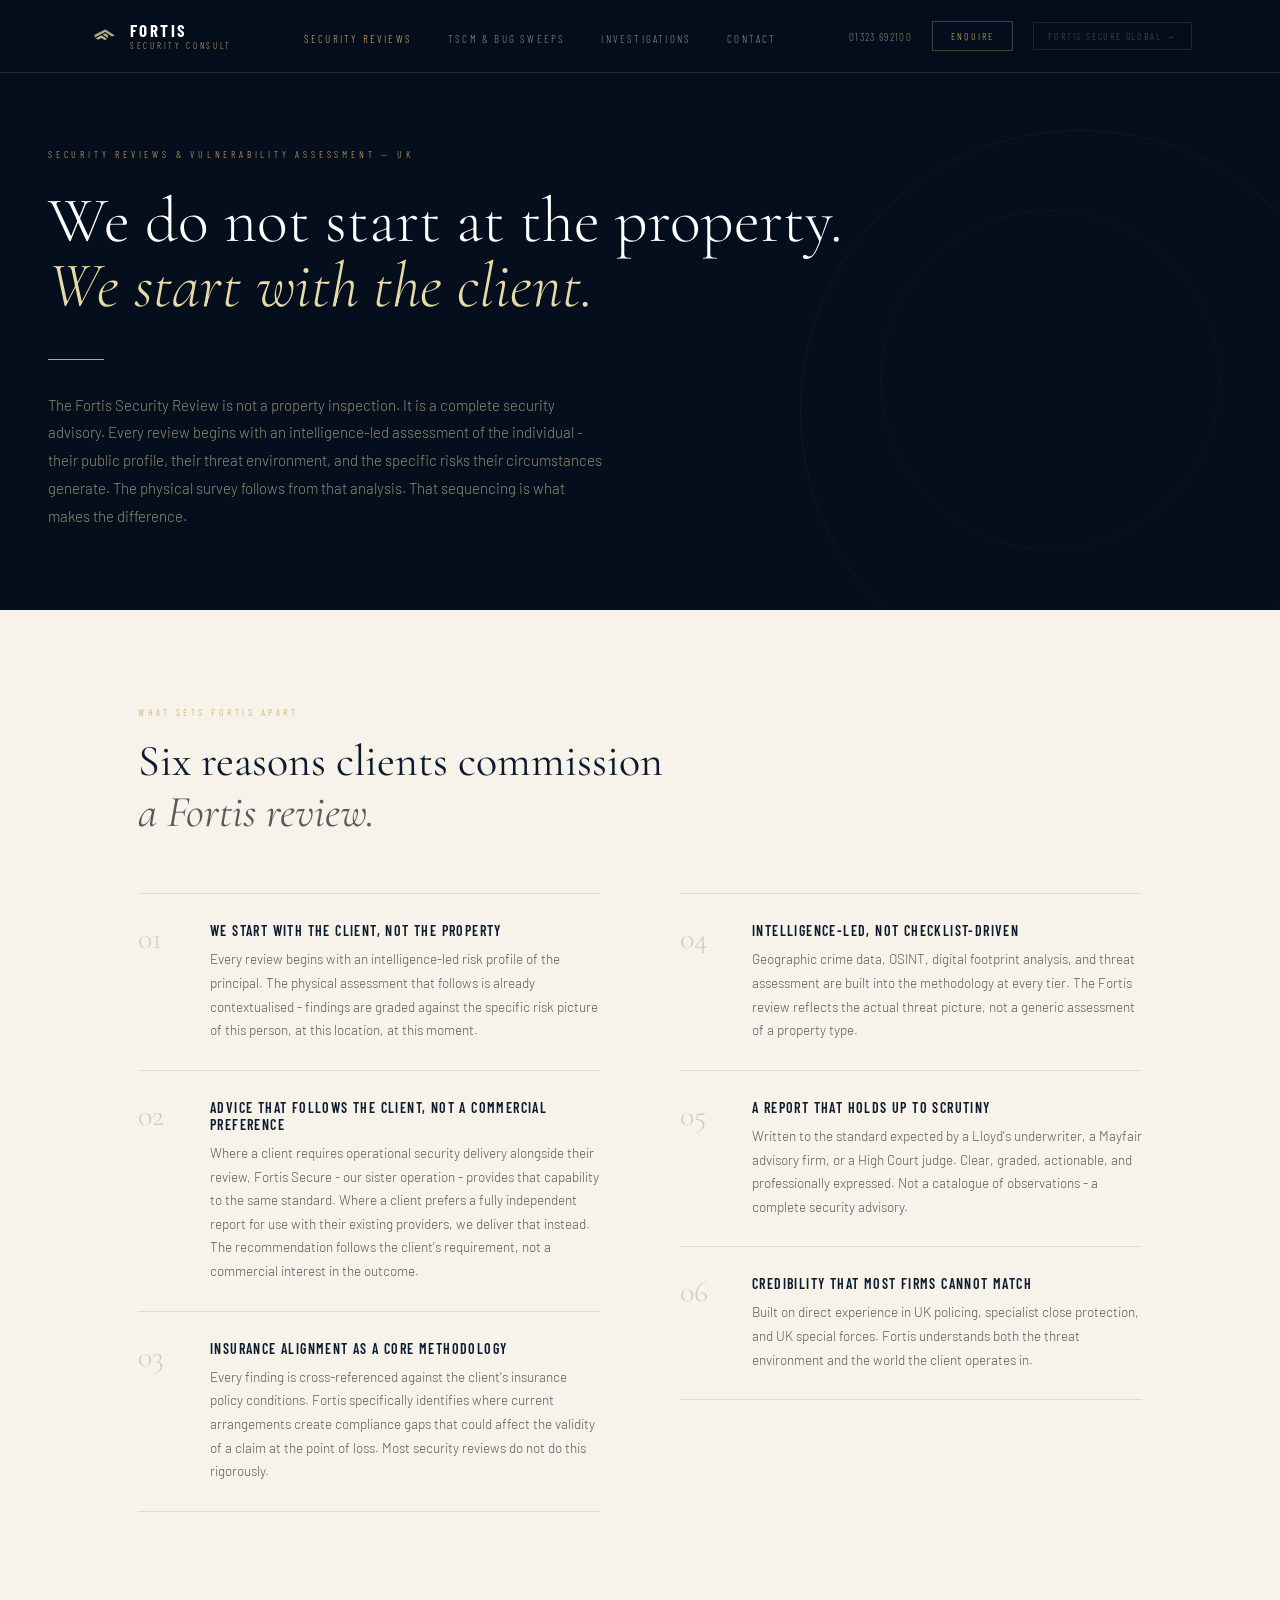
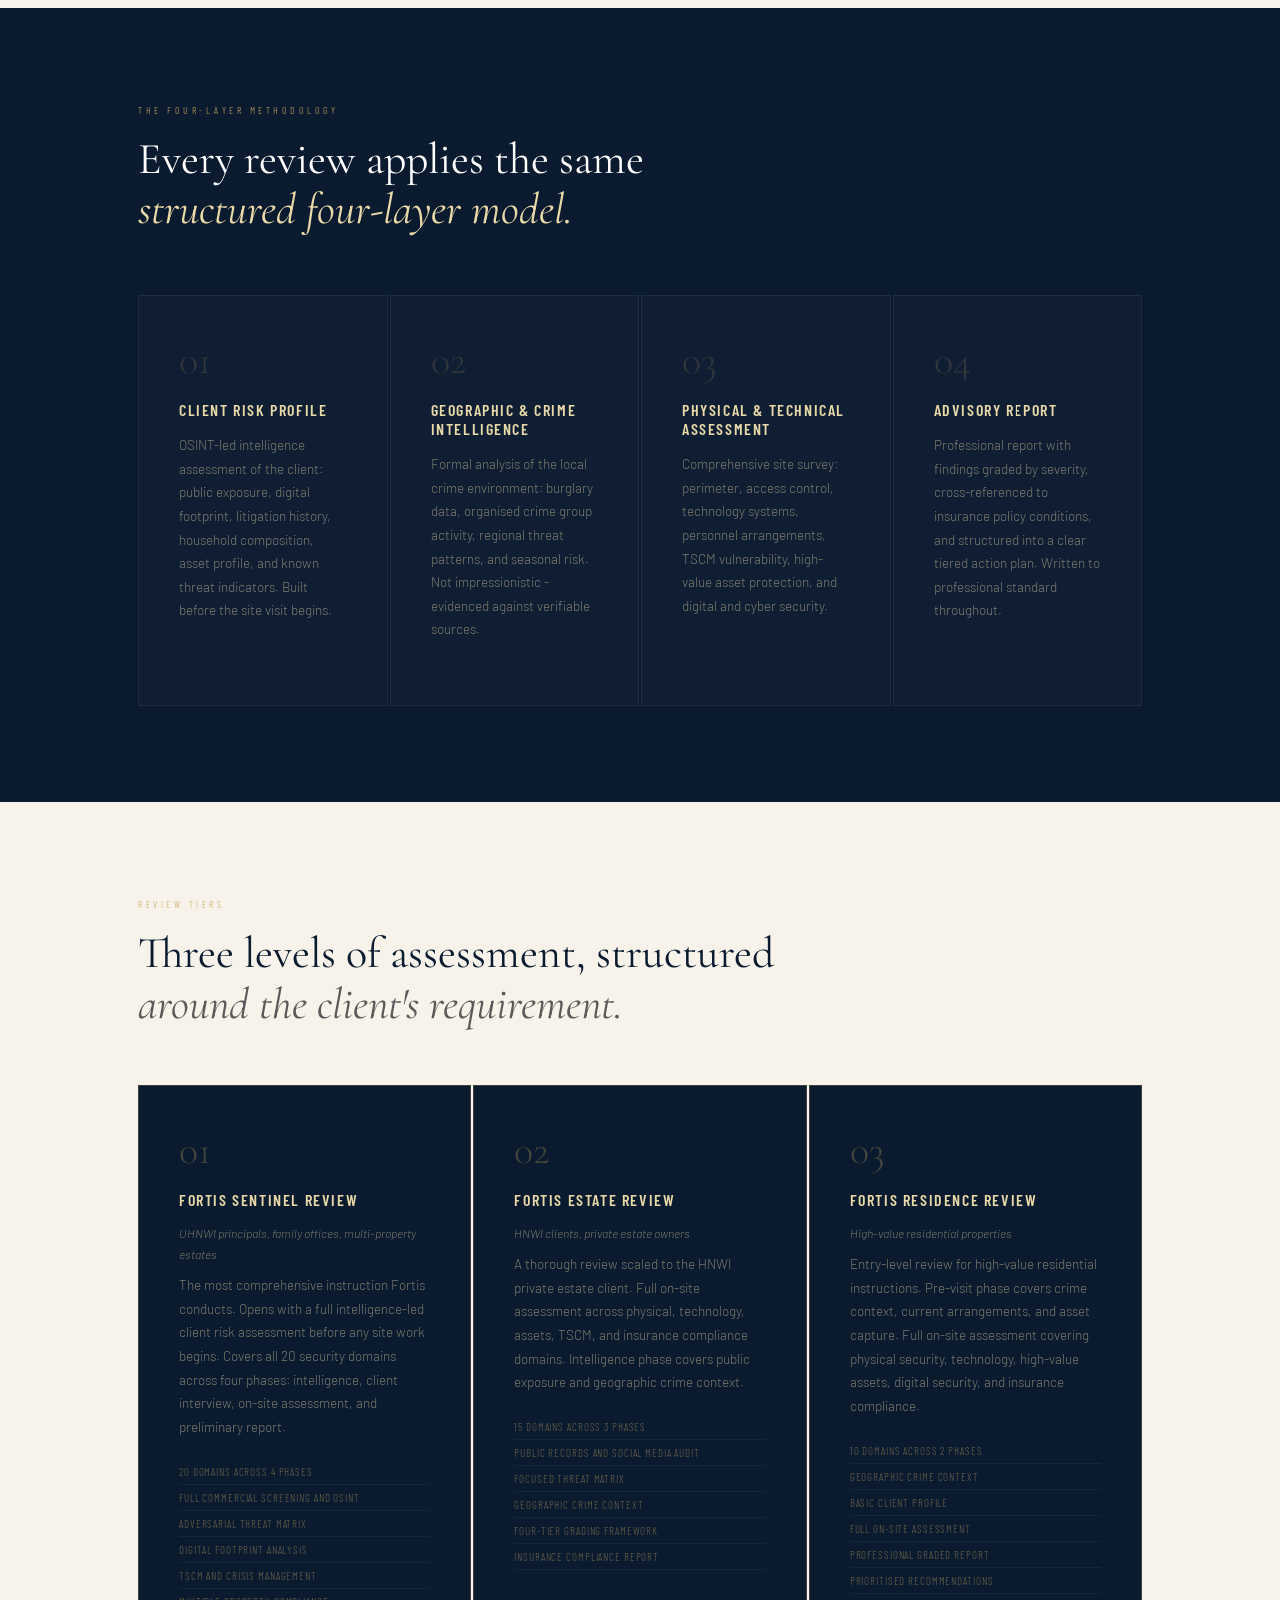
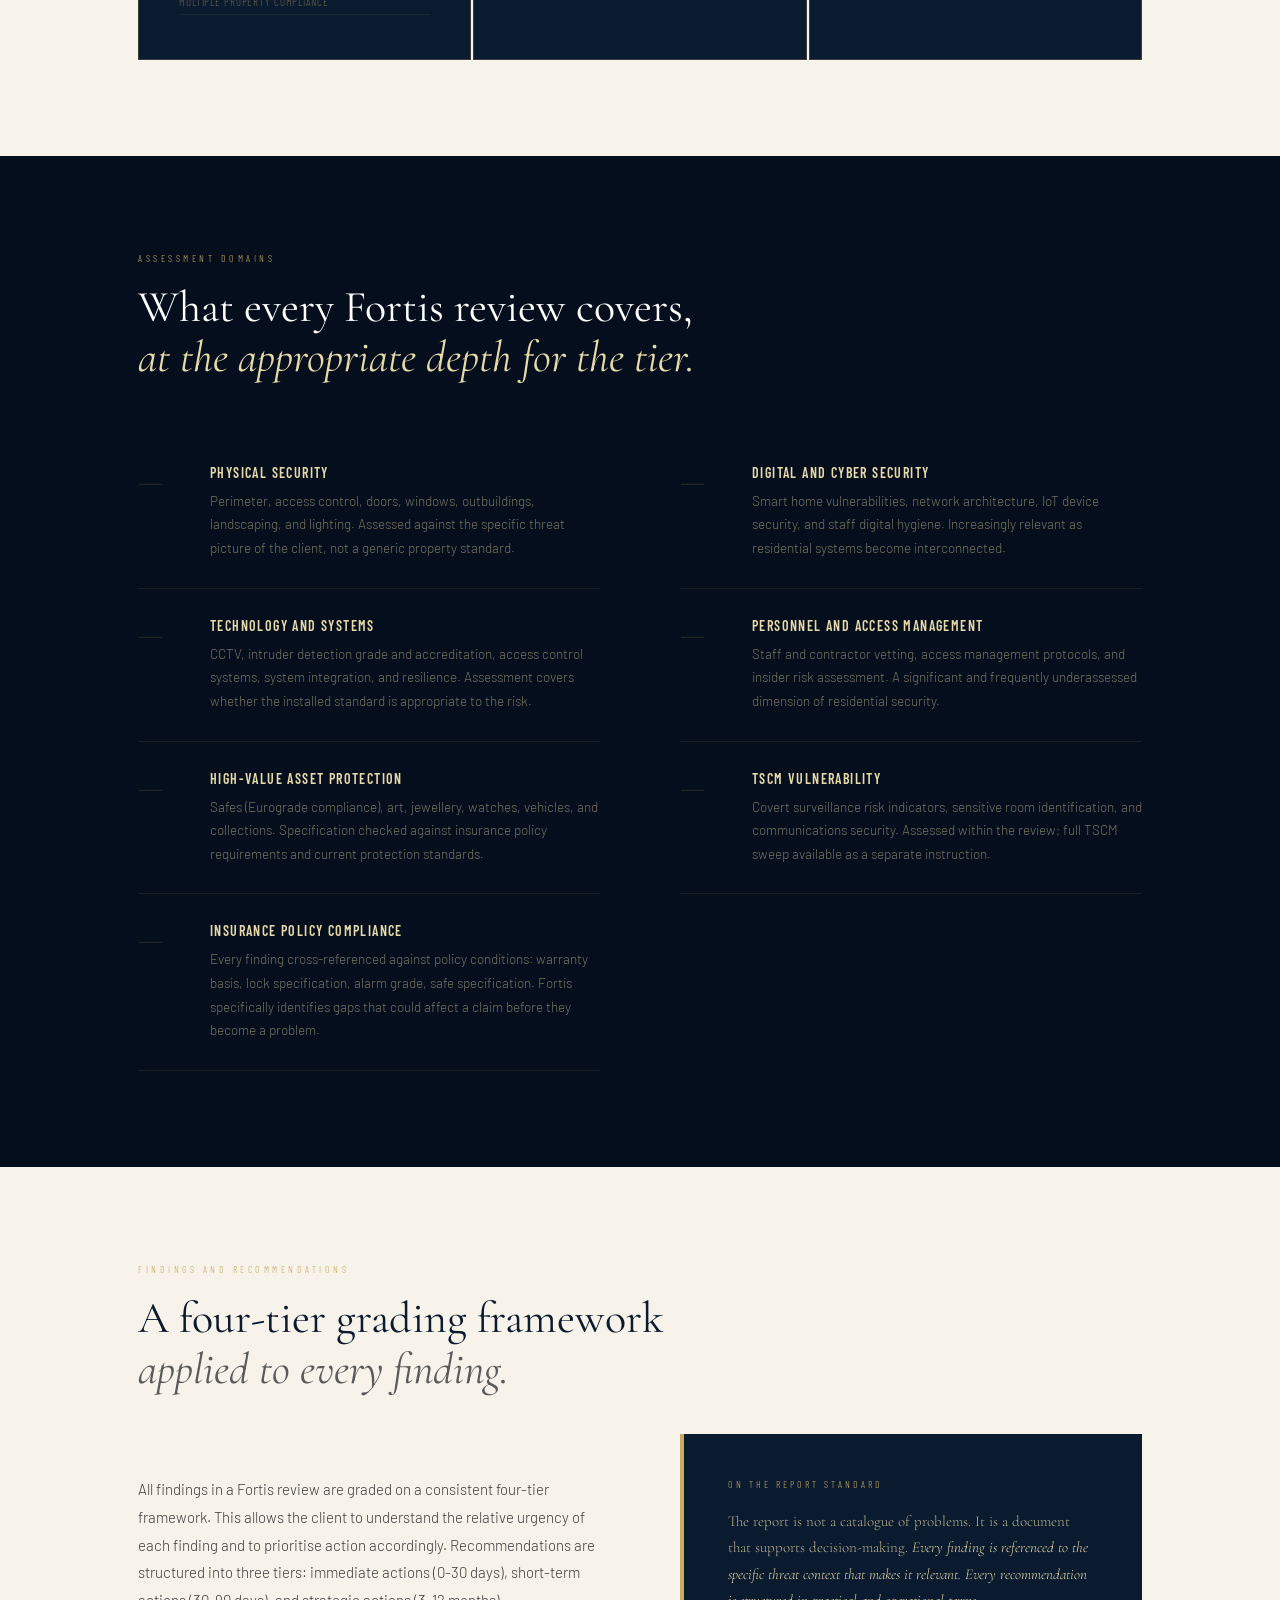
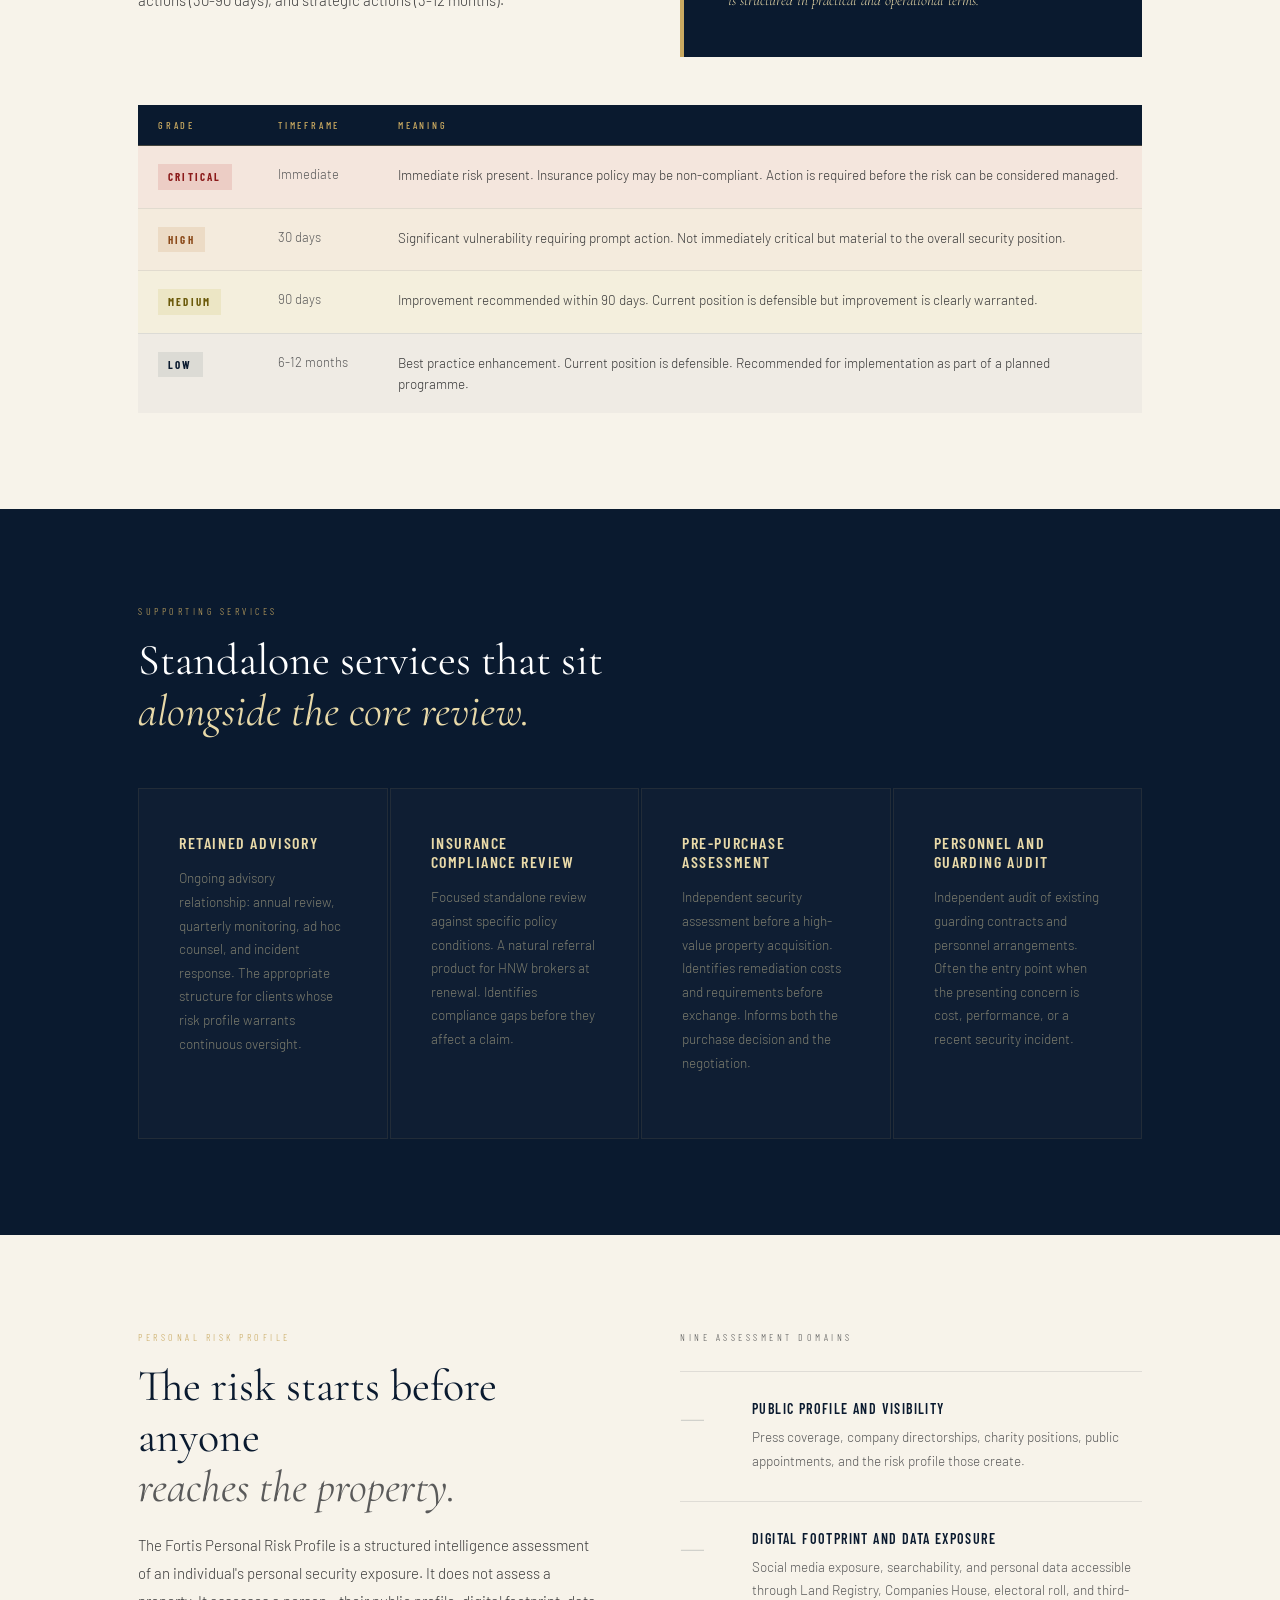
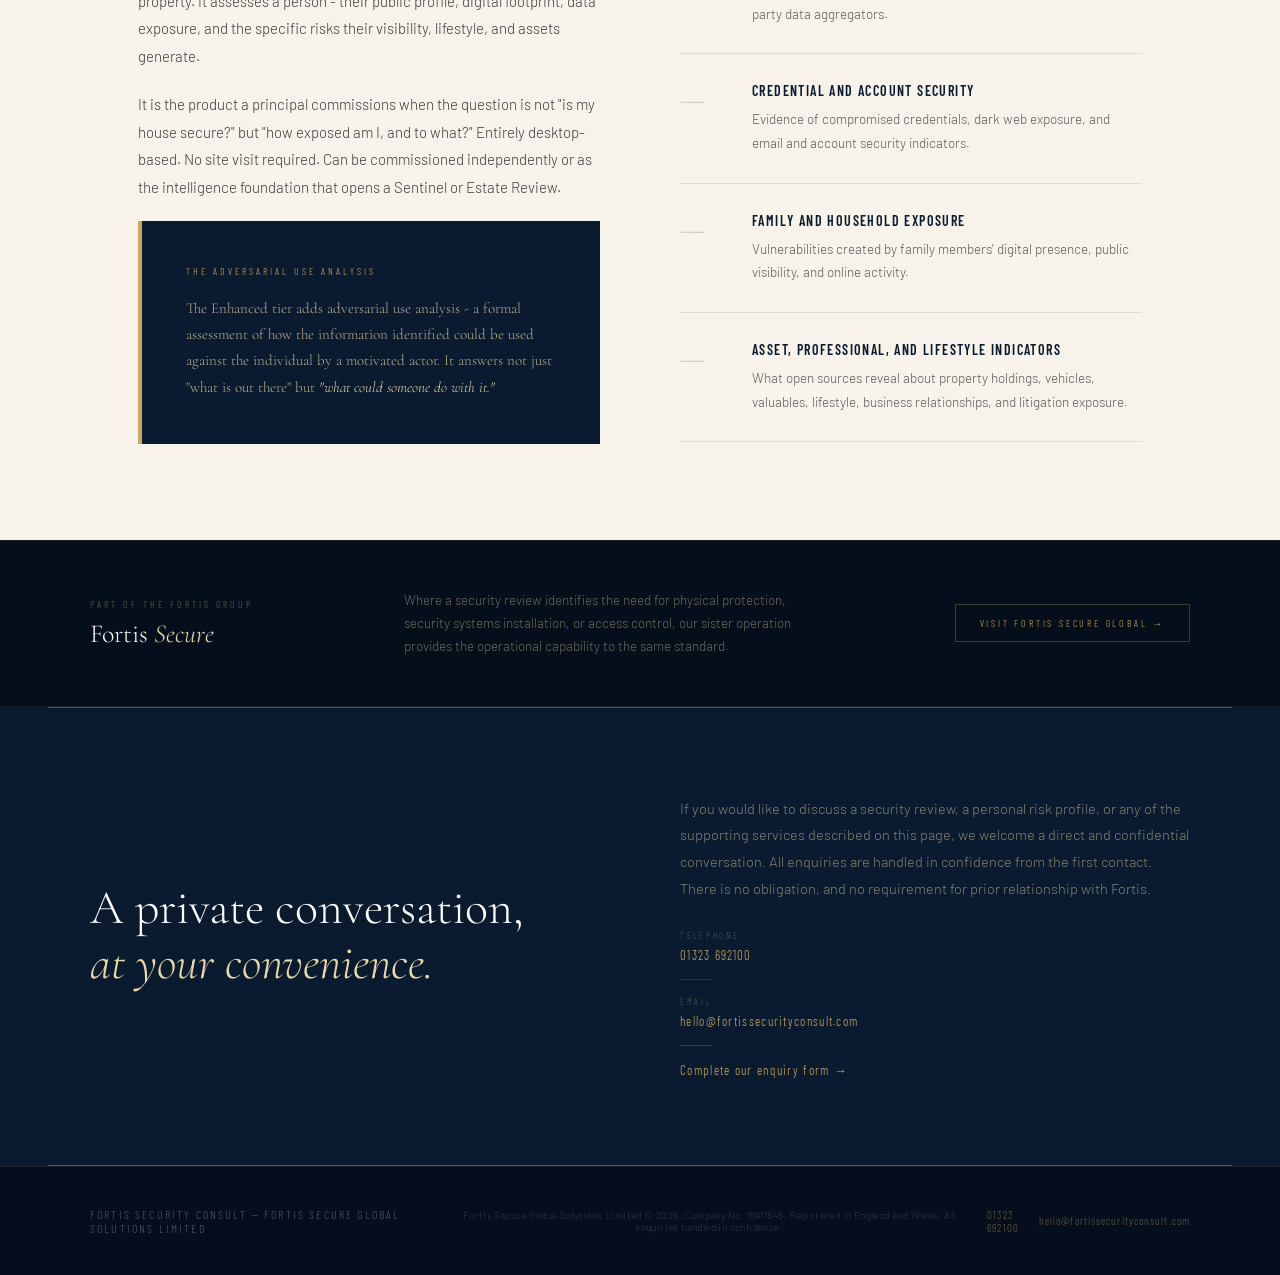
<file: security-reviews.html>
<!DOCTYPE html>
<html lang="en">
<head>
<meta charset="UTF-8">
<meta name="viewport" content="width=device-width, initial-scale=1.0">
<title>Security Reviews UK | Threat Assessment &amp; Vulnerability Review | Fortis Security Consult</title>
<meta name="description" content="Intelligence-led security reviews for private clients, HNW and UHNW individuals, family offices, and estates across the UK. Four-layer methodology covering threat assessment, vulnerability analysis, and insurance compliance. Fortis Security Consult.">
<meta name="robots" content="index, follow">
<link rel="canonical" href="https://www.fortissecurityconsult.com/security-reviews.html">
<meta property="og:type" content="website">
<meta property="og:title" content="Security Reviews UK | Fortis Security Consult">
<meta property="og:description" content="Intelligence-led security reviews for private clients and HNW individuals. Four-layer methodology. Insurance-aligned. Fortis Security Consult.">
<meta property="og:url" content="https://www.fortissecurityconsult.com/security-reviews.html">
<script type="application/ld+json">
{"@context":"https://schema.org","@type":"Service","name":"Security Reviews and Vulnerability Assessment","provider":{"@type":"ProfessionalService","name":"Fortis Security Consult"},"description":"Intelligence-led security reviews for private clients, HNW and UHNW individuals, family offices, and estates across the UK","areaServed":"GB"}
</script>
<link rel="preconnect" href="https://fonts.googleapis.com">
<link href="https://fonts.googleapis.com/css2?family=Cormorant+Garamond:ital,wght@0,300;0,400;0,600;1,300;1,400&family=Barlow:wght@300;400;500;600&family=Barlow+Condensed:wght@300;400;500;600;700&display=swap" rel="stylesheet">
<link rel="stylesheet" href="style.css">
<style>
.grade-table { width:100%; border-collapse:collapse; margin-top:32px; }
.grade-table th { background:var(--navy); color:var(--gold); font-family:"Barlow Condensed",sans-serif; font-size:10px; letter-spacing:0.28em; text-transform:uppercase; padding:14px 20px; text-align:left; font-weight:500; border-bottom:1px solid rgba(201,169,97,0.3); }
.grade-table td { padding:18px 20px; font-size:13.5px; line-height:1.6; border-bottom:1px solid rgba(10,26,47,0.08); vertical-align:top; }
.grade-table tr:last-child td { border-bottom:none; }
.grade-critical { background:rgba(180,30,30,0.06); }
.grade-high { background:rgba(180,100,30,0.06); }
.grade-medium { background:rgba(180,160,30,0.06); }
.grade-low { background:rgba(10,26,47,0.03); }
.grade-badge { font-family:"Barlow Condensed",sans-serif; font-weight:700; font-size:11px; letter-spacing:0.2em; text-transform:uppercase; padding:4px 10px; display:inline-block; }
.badge-critical { background:rgba(180,30,30,0.12); color:#8b1a1a; }
.badge-high { background:rgba(180,100,30,0.12); color:#8b4a1a; }
.badge-medium { background:rgba(180,160,30,0.12); color:#6b5a0a; }
.badge-low { background:rgba(10,26,47,0.08); color:var(--navy); }
.tier-table { width:100%; border-collapse:collapse; margin-top:32px; }
.tier-table th { background:var(--navy); color:var(--gold); font-family:"Barlow Condensed",sans-serif; font-size:10px; letter-spacing:0.28em; text-transform:uppercase; padding:14px 20px; text-align:left; font-weight:500; border-bottom:1px solid rgba(201,169,97,0.3); }
.tier-table td { padding:16px 20px; font-size:13px; line-height:1.6; border-bottom:1px solid rgba(201,169,97,0.08); vertical-align:top; color:rgba(232,217,168,0.6); }
.tier-table tr:last-child td { border-bottom:none; }
.tier-table td:first-child { font-family:"Barlow Condensed",sans-serif; font-weight:600; font-size:12px; letter-spacing:0.1em; text-transform:uppercase; color:var(--gold-light); }
.check { color:var(--gold); font-weight:600; }
.dash { color:rgba(232,217,168,0.3); }
@media (max-width:960px) {
  .grade-table, .tier-table { display:block; overflow-x:auto; }
}
</style>
</head>
<body>

<nav class="site-nav" role="navigation" aria-label="Main navigation">
  <div class="nav-inner">
        <a href="index.html" class="nav-brand">
      <img src="[data-uri]" alt="Fortis" class="nav-logo" width="32" height="32" style="width:32px;height:32px;object-fit:contain;flex-shrink:0;">
      <div>
        <span class="nav-brand-name">Fortis</span>
        <span class="nav-brand-division">Security Consult</span>
      </div>
    </a>
    <ul class="nav-links">
      <li><a href="security-reviews.html" class="active">Security Reviews</a></li>
      <li><a href="tscm.html">TSCM &amp; Bug Sweeps</a></li>
      <li><a href="investigations.html">Investigations</a></li>
      <li><a href="contact.html">Contact</a></li>
    </ul>
    <div class="nav-contact">
      <a href="tel:+441323692100" class="nav-tel">01323 692100</a>
      <a href="contact.html" class="nav-cta">Enquire</a>
      <a href="https://fortissecureglobal.com" class="nav-sister" rel="noopener">Fortis Secure Global &rarr;</a>
    </div>
    <button class="nav-toggle" aria-label="Toggle navigation"><span></span><span></span><span></span></button>
  </div>
</nav>

<!-- PAGE HEADER -->
<header class="page-header hero-circles" aria-labelledby="page-heading">
  <div class="page-header-inner">
    <p class="hero-eyebrow">Security Reviews &amp; Vulnerability Assessment &mdash; UK</p>
    <h1 class="hero-title" id="page-heading">
      We do not start at the property.<br>
      <em>We start with the client.</em>
    </h1>
    <div class="hero-rule"></div>
    <p class="hero-body">The Fortis Security Review is not a property inspection. It is a complete security advisory. Every review begins with an intelligence-led assessment of the individual - their public profile, their threat environment, and the specific risks their circumstances generate. The physical survey follows from that analysis. That sequencing is what makes the difference.</p>
  </div>
</header>

<!-- WHAT SETS US APART -->
<section class="section-cream section-pad" aria-labelledby="usp-heading">
  <div class="container">
    <div style="margin-bottom:56px;">
      <span class="section-label">What sets Fortis apart</span>
      <h2 class="section-heading" id="usp-heading">Six reasons clients commission<br><em>a Fortis review.</em></h2>
    </div>
    <div class="two-col">
      <div>
        <ul class="step-list">
          <li class="step-item">
            <span class="step-num">01</span>
            <div>
              <div class="step-title">We start with the client, not the property</div>
              <p class="step-body">Every review begins with an intelligence-led risk profile of the principal. The physical assessment that follows is already contextualised - findings are graded against the specific risk picture of this person, at this location, at this moment.</p>
            </div>
          </li>
          <li class="step-item">
            <span class="step-num">02</span>
            <div>
              <div class="step-title">Advice that follows the client, not a commercial preference</div>
              <p class="step-body">Where a client requires operational security delivery alongside their review, Fortis Secure - our sister operation - provides that capability to the same standard. Where a client prefers a fully independent report for use with their existing providers, we deliver that instead. The recommendation follows the client's requirement, not a commercial interest in the outcome.</p>
            </div>
          </li>
          <li class="step-item">
            <span class="step-num">03</span>
            <div>
              <div class="step-title">Insurance alignment as a core methodology</div>
              <p class="step-body">Every finding is cross-referenced against the client's insurance policy conditions. Fortis specifically identifies where current arrangements create compliance gaps that could affect the validity of a claim at the point of loss. Most security reviews do not do this rigorously.</p>
            </div>
          </li>
        </ul>
      </div>
      <div>
        <ul class="step-list">
          <li class="step-item">
            <span class="step-num">04</span>
            <div>
              <div class="step-title">Intelligence-led, not checklist-driven</div>
              <p class="step-body">Geographic crime data, OSINT, digital footprint analysis, and threat assessment are built into the methodology at every tier. The Fortis review reflects the actual threat picture, not a generic assessment of a property type.</p>
            </div>
          </li>
          <li class="step-item">
            <span class="step-num">05</span>
            <div>
              <div class="step-title">A report that holds up to scrutiny</div>
              <p class="step-body">Written to the standard expected by a Lloyd's underwriter, a Mayfair advisory firm, or a High Court judge. Clear, graded, actionable, and professionally expressed. Not a catalogue of observations - a complete security advisory.</p>
            </div>
          </li>
          <li class="step-item">
            <span class="step-num">06</span>
            <div>
              <div class="step-title">Credibility that most firms cannot match</div>
              <p class="step-body">Built on direct experience in UK policing, specialist close protection, and UK special forces. Fortis understands both the threat environment and the world the client operates in.</p>
            </div>
          </li>
        </ul>
      </div>
    </div>
  </div>
</section>

<!-- THE METHODOLOGY -->
<section class="section-navy section-pad" aria-labelledby="method-heading">
  <div class="container">
    <div style="margin-bottom:60px;">
      <span class="section-label">The four-layer methodology</span>
      <h2 class="section-heading section-heading--light" id="method-heading">Every review applies the same<br><em>structured four-layer model.</em></h2>
    </div>
    <div class="four-col">
      <div class="service-card">
        <div class="service-card-num">01</div>
        <h3 class="service-card-title">Client Risk Profile</h3>
        <p class="service-card-body">OSINT-led intelligence assessment of the client: public exposure, digital footprint, litigation history, household composition, asset profile, and known threat indicators. Built before the site visit begins.</p>
      </div>
      <div class="service-card">
        <div class="service-card-num">02</div>
        <h3 class="service-card-title">Geographic &amp; Crime Intelligence</h3>
        <p class="service-card-body">Formal analysis of the local crime environment: burglary data, organised crime group activity, regional threat patterns, and seasonal risk. Not impressionistic - evidenced against verifiable sources.</p>
      </div>
      <div class="service-card">
        <div class="service-card-num">03</div>
        <h3 class="service-card-title">Physical &amp; Technical Assessment</h3>
        <p class="service-card-body">Comprehensive site survey: perimeter, access control, technology systems, personnel arrangements, TSCM vulnerability, high-value asset protection, and digital and cyber security.</p>
      </div>
      <div class="service-card">
        <div class="service-card-num">04</div>
        <h3 class="service-card-title">Advisory Report</h3>
        <p class="service-card-body">Professional report with findings graded by severity, cross-referenced to insurance policy conditions, and structured into a clear tiered action plan. Written to professional standard throughout.</p>
      </div>
    </div>
  </div>
</section>

<!-- REVIEW TIERS -->
<section class="section-cream section-pad" aria-labelledby="tiers-heading">
  <div class="container">
    <div style="margin-bottom:56px;">
      <span class="section-label">Review tiers</span>
      <h2 class="section-heading" id="tiers-heading">Three levels of assessment, structured<br><em>around the client's requirement.</em></h2>
    </div>
    <div class="three-col">

      <article class="service-card" style="background:var(--navy); border-color:rgba(201,169,97,0.25);">
        <div class="service-card-num" style="color:rgba(201,169,97,0.3);">01</div>
        <h3 class="service-card-title">Fortis Sentinel Review</h3>
        <p class="service-card-body" style="font-style:italic; color:rgba(232,217,168,0.5); font-size:12px; margin-bottom:8px;">UHNWI principals, family offices, multi-property estates</p>
        <p class="service-card-body">The most comprehensive instruction Fortis conducts. Opens with a full intelligence-led client risk assessment before any site work begins. Covers all 20 security domains across four phases: intelligence, client interview, on-site assessment, and preliminary report.</p>
        <ul class="service-card-list">
          <li>20 domains across 4 phases</li>
          <li>Full commercial screening and OSINT</li>
          <li>Adversarial threat matrix</li>
          <li>Digital footprint analysis</li>
          <li>TSCM and crisis management</li>
          <li>Multiple property compliance</li>
        </ul>
      </article>

      <article class="service-card" style="background:var(--navy); border-color:rgba(201,169,97,0.25);">
        <div class="service-card-num" style="color:rgba(201,169,97,0.3);">02</div>
        <h3 class="service-card-title">Fortis Estate Review</h3>
        <p class="service-card-body" style="font-style:italic; color:rgba(232,217,168,0.5); font-size:12px; margin-bottom:8px;">HNWI clients, private estate owners</p>
        <p class="service-card-body">A thorough review scaled to the HNWI private estate client. Full on-site assessment across physical, technology, assets, TSCM, and insurance compliance domains. Intelligence phase covers public exposure and geographic crime context.</p>
        <ul class="service-card-list">
          <li>15 domains across 3 phases</li>
          <li>Public records and social media audit</li>
          <li>Focused threat matrix</li>
          <li>Geographic crime context</li>
          <li>Four-tier grading framework</li>
          <li>Insurance compliance report</li>
        </ul>
      </article>

      <article class="service-card" style="background:var(--navy); border-color:rgba(201,169,97,0.25);">
        <div class="service-card-num" style="color:rgba(201,169,97,0.3);">03</div>
        <h3 class="service-card-title">Fortis Residence Review</h3>
        <p class="service-card-body" style="font-style:italic; color:rgba(232,217,168,0.5); font-size:12px; margin-bottom:8px;">High-value residential properties</p>
        <p class="service-card-body">Entry-level review for high-value residential instructions. Pre-visit phase covers crime context, current arrangements, and asset capture. Full on-site assessment covering physical security, technology, high-value assets, digital security, and insurance compliance.</p>
        <ul class="service-card-list">
          <li>10 domains across 2 phases</li>
          <li>Geographic crime context</li>
          <li>Basic client profile</li>
          <li>Full on-site assessment</li>
          <li>Professional graded report</li>
          <li>Prioritised recommendations</li>
        </ul>
      </article>

    </div>
  </div>
</section>

<!-- WHAT EVERY REVIEW COVERS -->
<section class="section-dark section-pad" aria-labelledby="covers-heading">
  <div class="container">
    <div style="margin-bottom:52px;">
      <span class="section-label">Assessment domains</span>
      <h2 class="section-heading section-heading--light" id="covers-heading">What every Fortis review covers,<br><em>at the appropriate depth for the tier.</em></h2>
    </div>
    <div class="two-col">
      <div>
        <ul class="step-list">
          <li class="step-item step-item--light">
            <span class="step-num">&mdash;</span>
            <div>
              <div class="step-title">Physical security</div>
              <p class="step-body" style="color:rgba(232,217,168,0.5);">Perimeter, access control, doors, windows, outbuildings, landscaping, and lighting. Assessed against the specific threat picture of the client, not a generic property standard.</p>
            </div>
          </li>
          <li class="step-item step-item--light">
            <span class="step-num">&mdash;</span>
            <div>
              <div class="step-title">Technology and systems</div>
              <p class="step-body" style="color:rgba(232,217,168,0.5);">CCTV, intruder detection grade and accreditation, access control systems, system integration, and resilience. Assessment covers whether the installed standard is appropriate to the risk.</p>
            </div>
          </li>
          <li class="step-item step-item--light">
            <span class="step-num">&mdash;</span>
            <div>
              <div class="step-title">High-value asset protection</div>
              <p class="step-body" style="color:rgba(232,217,168,0.5);">Safes (Eurograde compliance), art, jewellery, watches, vehicles, and collections. Specification checked against insurance policy requirements and current protection standards.</p>
            </div>
          </li>
          <li class="step-item step-item--light">
            <span class="step-num">&mdash;</span>
            <div>
              <div class="step-title">Insurance policy compliance</div>
              <p class="step-body" style="color:rgba(232,217,168,0.5);">Every finding cross-referenced against policy conditions: warranty basis, lock specification, alarm grade, safe specification. Fortis specifically identifies gaps that could affect a claim before they become a problem.</p>
            </div>
          </li>
        </ul>
      </div>
      <div>
        <ul class="step-list">
          <li class="step-item step-item--light">
            <span class="step-num">&mdash;</span>
            <div>
              <div class="step-title">Digital and cyber security</div>
              <p class="step-body" style="color:rgba(232,217,168,0.5);">Smart home vulnerabilities, network architecture, IoT device security, and staff digital hygiene. Increasingly relevant as residential systems become interconnected.</p>
            </div>
          </li>
          <li class="step-item step-item--light">
            <span class="step-num">&mdash;</span>
            <div>
              <div class="step-title">Personnel and access management</div>
              <p class="step-body" style="color:rgba(232,217,168,0.5);">Staff and contractor vetting, access management protocols, and insider risk assessment. A significant and frequently underassessed dimension of residential security.</p>
            </div>
          </li>
          <li class="step-item step-item--light">
            <span class="step-num">&mdash;</span>
            <div>
              <div class="step-title">TSCM vulnerability</div>
              <p class="step-body" style="color:rgba(232,217,168,0.5);">Covert surveillance risk indicators, sensitive room identification, and communications security. Assessed within the review; full TSCM sweep available as a separate instruction.</p>
            </div>
          </li>
        </ul>
      </div>
    </div>
  </div>
</section>

<!-- GRADING FRAMEWORK -->
<section class="section-cream section-pad" aria-labelledby="grading-heading">
  <div class="container">
    <div style="margin-bottom:40px;">
      <span class="section-label">Findings and recommendations</span>
      <h2 class="section-heading" id="grading-heading">A four-tier grading framework<br><em>applied to every finding.</em></h2>
    </div>
    <div class="two-col two-col--center" style="margin-bottom:48px;">
      <div class="section-body">
        <p>All findings in a Fortis review are graded on a consistent four-tier framework. This allows the client to understand the relative urgency of each finding and to prioritise action accordingly. Recommendations are structured into three tiers: immediate actions (0-30 days), short-term actions (30-90 days), and strategic actions (3-12 months).</p>
      </div>
      <div class="callout">
        <span class="callout-label">On the report standard</span>
        <p class="callout-text" style="font-size:15px; line-height:1.75;">The report is not a catalogue of problems. It is a document that supports decision-making. <em>Every finding is referenced to the specific threat context that makes it relevant. Every recommendation is structured in practical and operational terms.</em></p>
      </div>
    </div>
    <table class="grade-table" role="table" aria-label="Findings grading framework">
      <thead>
        <tr>
          <th style="width:120px;">Grade</th>
          <th style="width:120px;">Timeframe</th>
          <th>Meaning</th>
        </tr>
      </thead>
      <tbody>
        <tr class="grade-critical">
          <td><span class="grade-badge badge-critical">Critical</span></td>
          <td style="font-size:13px; color:var(--muted);">Immediate</td>
          <td style="color:#3a3a3a;">Immediate risk present. Insurance policy may be non-compliant. Action is required before the risk can be considered managed.</td>
        </tr>
        <tr class="grade-high">
          <td><span class="grade-badge badge-high">High</span></td>
          <td style="font-size:13px; color:var(--muted);">30 days</td>
          <td style="color:#3a3a3a;">Significant vulnerability requiring prompt action. Not immediately critical but material to the overall security position.</td>
        </tr>
        <tr class="grade-medium">
          <td><span class="grade-badge badge-medium">Medium</span></td>
          <td style="font-size:13px; color:var(--muted);">90 days</td>
          <td style="color:#3a3a3a;">Improvement recommended within 90 days. Current position is defensible but improvement is clearly warranted.</td>
        </tr>
        <tr class="grade-low">
          <td><span class="grade-badge badge-low">Low</span></td>
          <td style="font-size:13px; color:var(--muted);">6-12 months</td>
          <td style="color:#3a3a3a;">Best practice enhancement. Current position is defensible. Recommended for implementation as part of a planned programme.</td>
        </tr>
      </tbody>
    </table>
  </div>
</section>

<!-- SUPPORTING SERVICES -->
<section class="section-navy section-pad" aria-labelledby="supporting-heading">
  <div class="container">
    <div style="margin-bottom:52px;">
      <span class="section-label">Supporting services</span>
      <h2 class="section-heading section-heading--light" id="supporting-heading">Standalone services that sit<br><em>alongside the core review.</em></h2>
    </div>
    <div class="four-col">
      <div class="service-card">
        <h3 class="service-card-title">Retained Advisory</h3>
        <p class="service-card-body">Ongoing advisory relationship: annual review, quarterly monitoring, ad hoc counsel, and incident response. The appropriate structure for clients whose risk profile warrants continuous oversight.</p>
      </div>
      <div class="service-card">
        <h3 class="service-card-title">Insurance Compliance Review</h3>
        <p class="service-card-body">Focused standalone review against specific policy conditions. A natural referral product for HNW brokers at renewal. Identifies compliance gaps before they affect a claim.</p>
      </div>
      <div class="service-card">
        <h3 class="service-card-title">Pre-Purchase Assessment</h3>
        <p class="service-card-body">Independent security assessment before a high-value property acquisition. Identifies remediation costs and requirements before exchange. Informs both the purchase decision and the negotiation.</p>
      </div>
      <div class="service-card">
        <h3 class="service-card-title">Personnel and Guarding Audit</h3>
        <p class="service-card-body">Independent audit of existing guarding contracts and personnel arrangements. Often the entry point when the presenting concern is cost, performance, or a recent security incident.</p>
      </div>
    </div>
  </div>
</section>

<!-- PERSONAL RISK PROFILE -->
<section class="section-cream section-pad" aria-labelledby="profile-heading">
  <div class="container">
    <div class="two-col">
      <div>
        <span class="section-label">Personal Risk Profile</span>
        <h2 class="section-heading" id="profile-heading">The risk starts before anyone<br><em>reaches the property.</em></h2>
        <br>
        <div class="section-body">
          <p>The Fortis Personal Risk Profile is a structured intelligence assessment of an individual's personal security exposure. It does not assess a property. It assesses a person - their public profile, digital footprint, data exposure, and the specific risks their visibility, lifestyle, and assets generate.</p>
          <p>It is the product a principal commissions when the question is not "is my house secure?" but "how exposed am I, and to what?" Entirely desktop-based. No site visit required. Can be commissioned independently or as the intelligence foundation that opens a Sentinel or Estate Review.</p>
        </div>
        <br>
        <div class="callout">
          <span class="callout-label">The adversarial use analysis</span>
          <p class="callout-text" style="font-size:15px; line-height:1.75;">The Enhanced tier adds adversarial use analysis - a formal assessment of how the information identified could be used against the individual by a motivated actor. It answers not just "what is out there" but <em>"what could someone do with it."</em></p>
        </div>
      </div>
      <div>
        <div style="margin-bottom:28px;">
          <span class="section-label" style="color:var(--muted);">Nine assessment domains</span>
        </div>
        <ul class="step-list">
          <li class="step-item">
            <span class="step-num">&mdash;</span>
            <div>
              <div class="step-title">Public profile and visibility</div>
              <p class="step-body">Press coverage, company directorships, charity positions, public appointments, and the risk profile those create.</p>
            </div>
          </li>
          <li class="step-item">
            <span class="step-num">&mdash;</span>
            <div>
              <div class="step-title">Digital footprint and data exposure</div>
              <p class="step-body">Social media exposure, searchability, and personal data accessible through Land Registry, Companies House, electoral roll, and third-party data aggregators.</p>
            </div>
          </li>
          <li class="step-item">
            <span class="step-num">&mdash;</span>
            <div>
              <div class="step-title">Credential and account security</div>
              <p class="step-body">Evidence of compromised credentials, dark web exposure, and email and account security indicators.</p>
            </div>
          </li>
          <li class="step-item">
            <span class="step-num">&mdash;</span>
            <div>
              <div class="step-title">Family and household exposure</div>
              <p class="step-body">Vulnerabilities created by family members' digital presence, public visibility, and online activity.</p>
            </div>
          </li>
          <li class="step-item">
            <span class="step-num">&mdash;</span>
            <div>
              <div class="step-title">Asset, professional, and lifestyle indicators</div>
              <p class="step-body">What open sources reveal about property holdings, vehicles, valuables, lifestyle, business relationships, and litigation exposure.</p>
            </div>
          </li>
        </ul>
      </div>
    </div>
  </div>
</section>

<!-- SISTER SITE -->
<section class="section-dark">
  <div class="sister-band">
    <div class="sister-band-inner">
      <div>
        <p class="sister-label">Part of the Fortis group</p>
        <p class="sister-name">Fortis <em>Secure</em></p>
      </div>
      <p class="sister-desc">Where a security review identifies the need for physical protection, security systems installation, or access control, our sister operation provides the operational capability to the same standard.</p>
      <a href="https://fortissecureglobal.com" class="sister-link" rel="noopener">Visit Fortis Secure Global &rarr;</a>
    </div>
  </div>
</section>

<!-- CTA -->
<section class="cta-band" aria-labelledby="cta-heading">
  <div class="cta-band-inner">
    <h2 class="cta-heading" id="cta-heading">A private conversation,<br><em>at your convenience.</em></h2>
    <div>
      <p class="cta-body">If you would like to discuss a security review, a personal risk profile, or any of the supporting services described on this page, we welcome a direct and confidential conversation. All enquiries are handled in confidence from the first contact. There is no obligation, and no requirement for prior relationship with Fortis.</p>
      <div class="cta-details">
        <span class="cta-detail-label">Telephone</span>
        <a href="tel:+441323692100" class="cta-detail-value">01323 692100</a>
        <div class="cta-details-sep"></div>
        <span class="cta-detail-label">Email</span>
        <a href="mailto:hello@fortissecurityconsult.com" class="cta-detail-value">hello@fortissecurityconsult.com</a>
        <div class="cta-details-sep"></div>
        <a href="contact.html" class="cta-detail-value">Complete our enquiry form &rarr;</a>
      </div>
    </div>
  </div>
</section>

<footer class="site-footer" role="contentinfo">
  <div class="footer-inner">
    <span class="footer-brand">Fortis Security Consult &mdash; Fortis Secure Global Solutions Limited</span>
    <p class="footer-legal">Fortis Secure Global Solutions Limited &copy; 2026. Company No. 15911845. Registered in England and Wales. All enquiries handled in confidence.</p>
    <div class="footer-contact">
      <a href="tel:+441323692100">01323 692100</a>
      <a href="mailto:hello@fortissecurityconsult.com">hello@fortissecurityconsult.com</a>
    </div>
  </div>
</footer>

<script>
document.querySelector(".nav-toggle").addEventListener("click", function() {
  var links = document.querySelector(".nav-links");
  if (!links.style.display || links.style.display === "none") {
    links.style.cssText = "display:flex;flex-direction:column;gap:0;position:absolute;top:72px;left:0;right:0;background:rgba(5,14,28,0.98);padding:16px 24px 24px;border-bottom:1px solid rgba(201,169,97,0.15);";
    links.querySelectorAll("a").forEach(function(a) { a.style.cssText = "padding:12px 0;border-bottom:1px solid rgba(201,169,97,0.08);font-size:12px;"; });
  } else { links.style.display = "none"; }
});
</script>

</body>
</html>
</file>
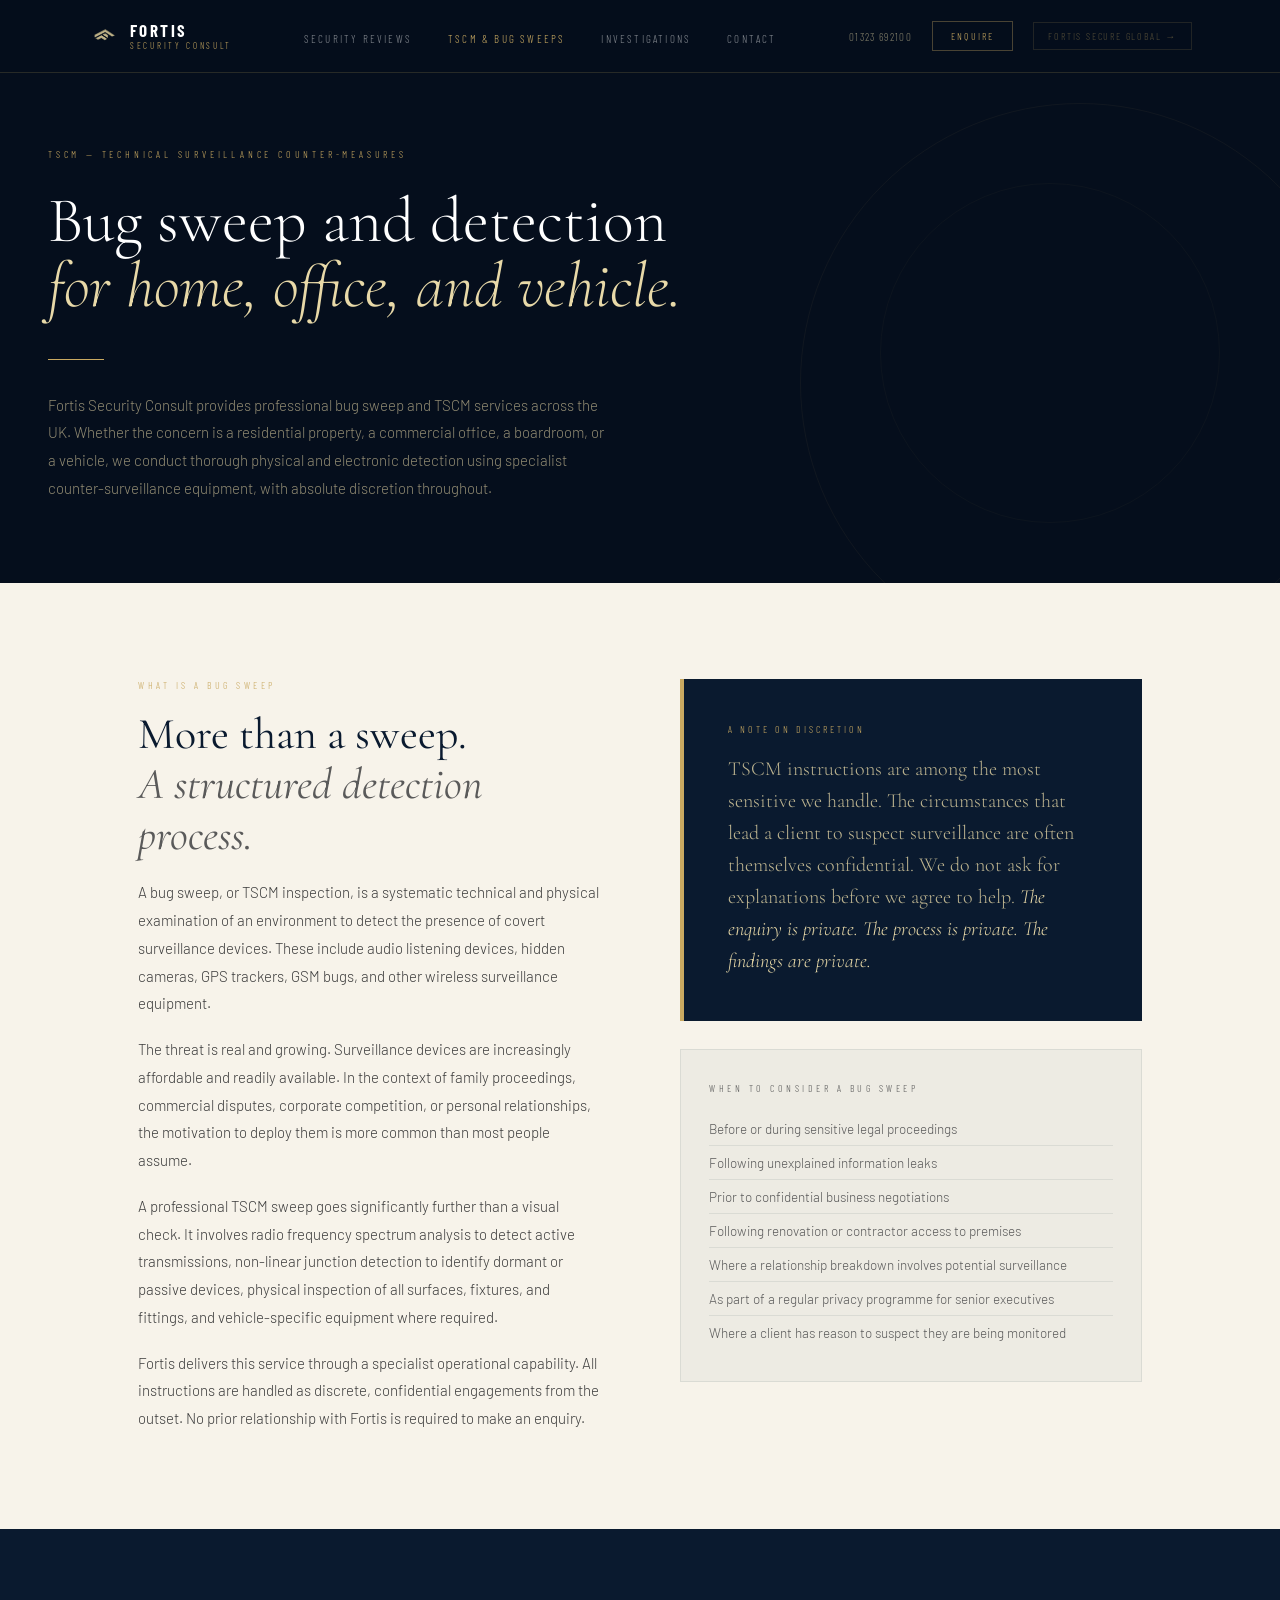
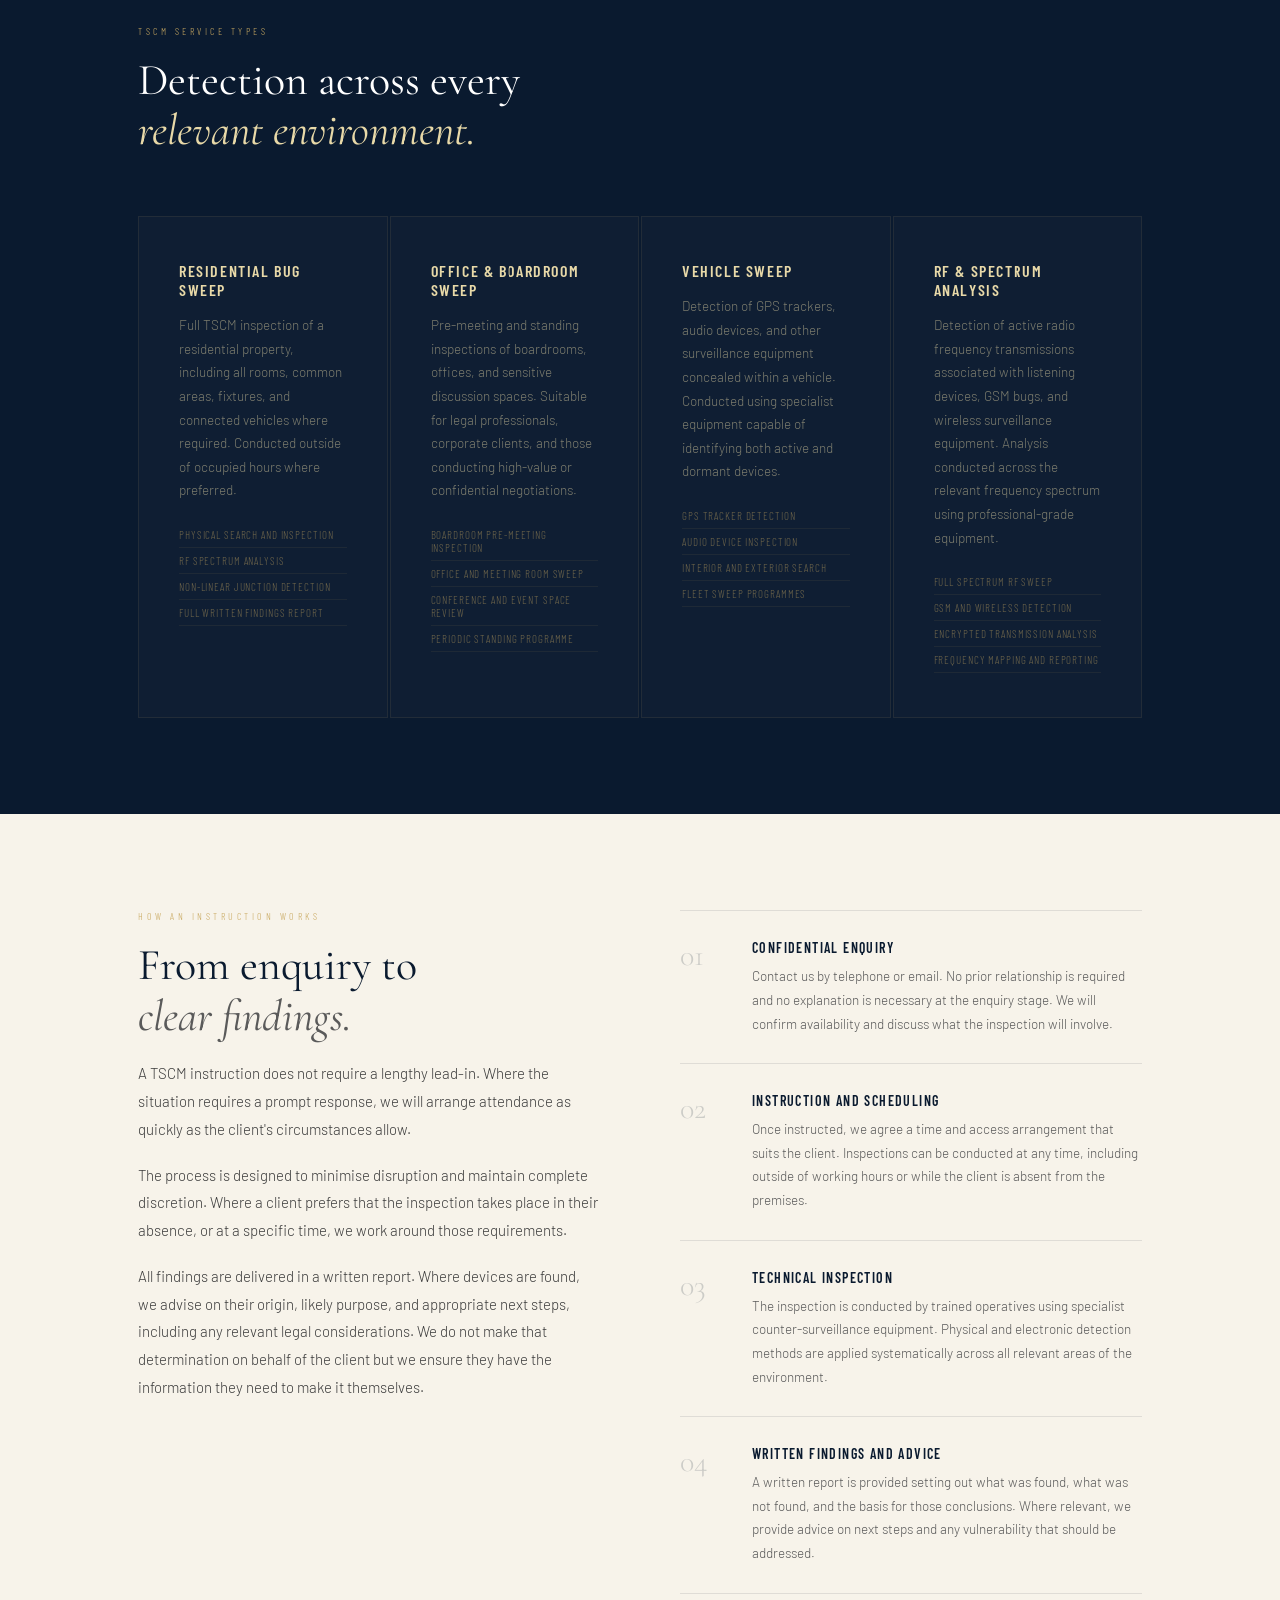
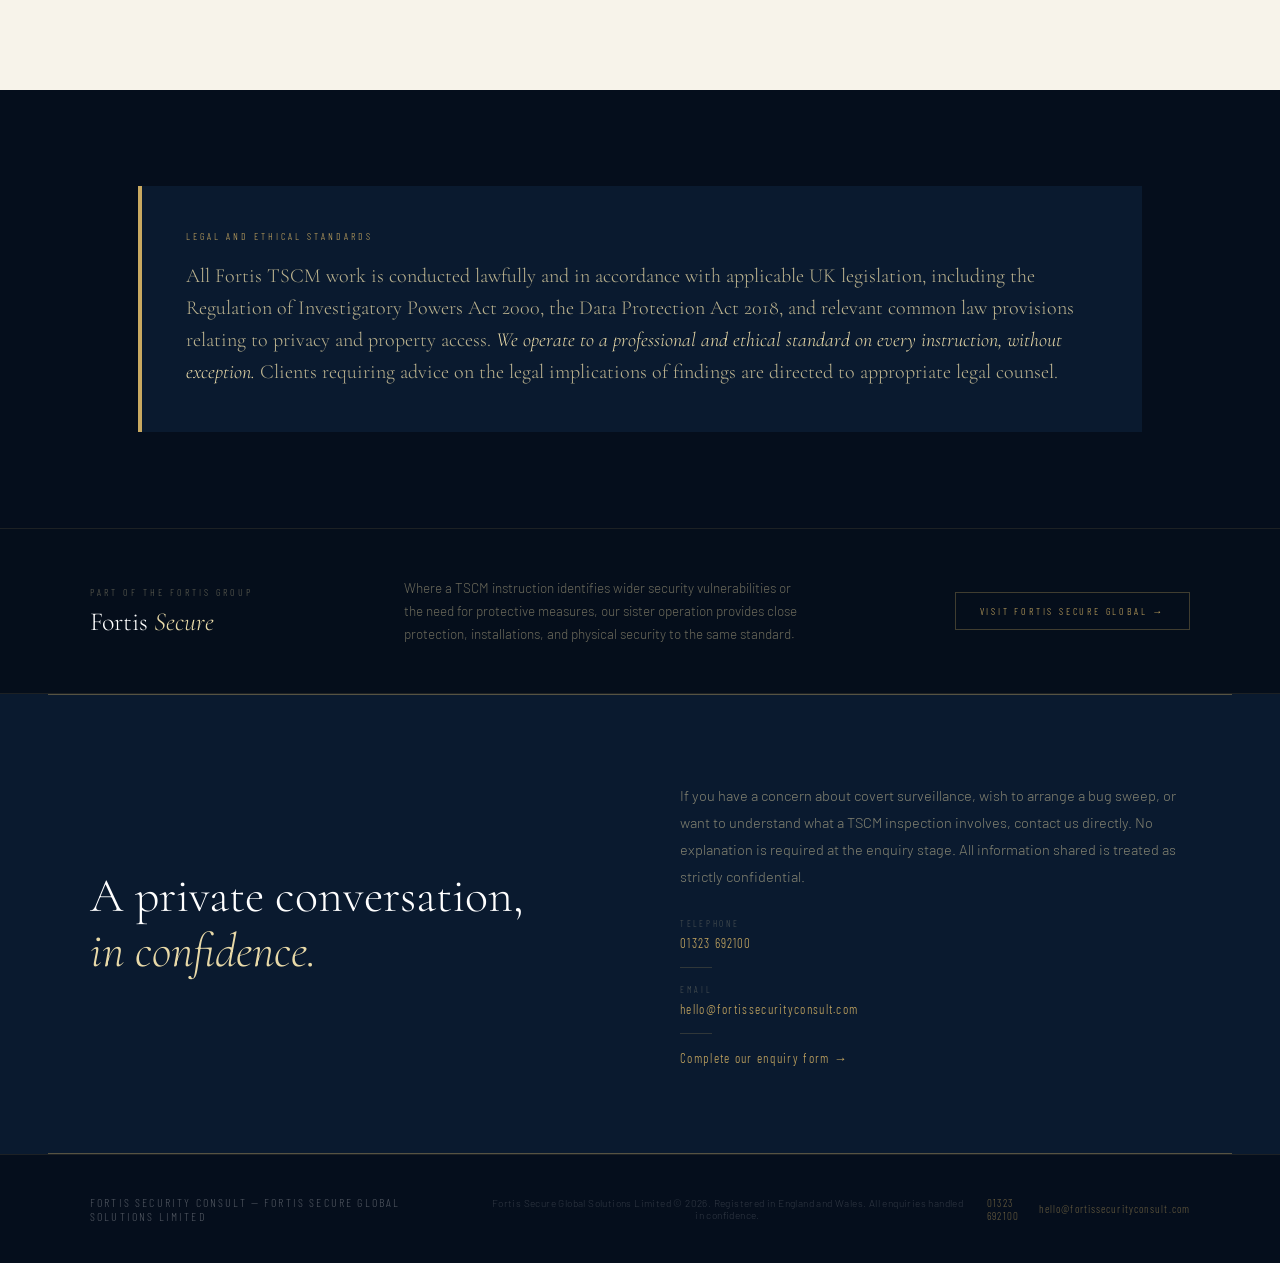
<file: tscm.html>
<!DOCTYPE html>
<html lang="en">
<head>
<meta charset="UTF-8">
<meta name="viewport" content="width=device-width, initial-scale=1.0">
<title>Bug Sweep &amp; TSCM UK | Technical Surveillance Counter-Measures | Fortis Security Consult</title>
<meta name="description" content="Professional bug sweeping and TSCM services across the UK. Detection of hidden listening devices, covert cameras, GPS trackers, and RF surveillance equipment. Residential, commercial, and vehicle sweeps. Fortis Security Consult.">
<meta name="robots" content="index, follow">
<link rel="canonical" href="https://www.fortissecurityconsult.com/tscm.html">

<meta property="og:type" content="website">
<meta property="og:title" content="Bug Sweep &amp; TSCM UK | Fortis Security Consult">
<meta property="og:description" content="Professional bug sweeping and technical surveillance counter-measures for homes, offices, vehicles and boardrooms across the UK.">
<meta property="og:url" content="https://www.fortissecurityconsult.com/tscm.html">

<script type="application/ld+json">
{
  "@context": "https://schema.org",
  "@type": "Service",
  "name": "TSCM Bug Sweep Services",
  "provider": { "@type": "ProfessionalService", "name": "Fortis Security Consult" },
  "description": "Technical surveillance counter-measures and bug sweeping for residential, commercial, and vehicle environments across the UK",
  "areaServed": "GB",
  "serviceType": ["Bug Sweep", "TSCM", "Counter-Surveillance", "RF Detection"]
}
</script>

<link rel="preconnect" href="https://fonts.googleapis.com">
<link href="https://fonts.googleapis.com/css2?family=Cormorant+Garamond:ital,wght@0,300;0,400;0,600;1,300;1,400&family=Barlow:wght@300;400;500;600&family=Barlow+Condensed:wght@300;400;500;600;700&display=swap" rel="stylesheet">
<link rel="stylesheet" href="style.css">
</head>
<body>

<nav class="site-nav" role="navigation" aria-label="Main navigation">
  <div class="nav-inner">
    <a href="index.html" class="nav-brand">
      <img src="[data-uri]" alt="Fortis" class="nav-logo" width="32" height="32" style="width:32px;height:32px;object-fit:contain;flex-shrink:0;">
      <div>
        <span class="nav-brand-name">Fortis</span>
        <span class="nav-brand-division">Security Consult</span>
      </div>
    </a>
    <ul class="nav-links">
      <li><a href="security-reviews.html">Security Reviews</a></li>
      <li><a href="tscm.html" class="active">TSCM &amp; Bug Sweeps</a></li>
      <li><a href="investigations.html">Investigations</a></li>
      <li><a href="contact.html">Contact</a></li>
    </ul>
    <div class="nav-contact">
      <a href="tel:+441323692100" class="nav-tel">01323 692100</a>
      <a href="contact.html" class="nav-cta">Enquire</a>
      <a href="https://fortissecureglobal.com" class="nav-sister" rel="noopener">Fortis Secure Global &rarr;</a>
    </div>
    <button class="nav-toggle" aria-label="Toggle navigation">
      <span></span><span></span><span></span>
    </button>
  </div>
</nav>

<!-- PAGE HEADER -->
<header class="page-header hero-circles" aria-labelledby="page-heading">
  <div class="page-header-inner">
    <p class="hero-eyebrow">TSCM &mdash; Technical Surveillance Counter-Measures</p>
    <h1 class="hero-title" id="page-heading">
      Bug sweep and detection<br>
      <em>for home, office, and vehicle.</em>
    </h1>
    <div class="hero-rule"></div>
    <p class="hero-body">Fortis Security Consult provides professional bug sweep and TSCM services across the UK. Whether the concern is a residential property, a commercial office, a boardroom, or a vehicle, we conduct thorough physical and electronic detection using specialist counter-surveillance equipment, with absolute discretion throughout.</p>
  </div>
</header>

<!-- WHAT IS TSCM -->
<section class="section-cream section-pad" aria-labelledby="what-heading">
  <div class="container">
    <div class="two-col">
      <div>
        <span class="section-label">What is a bug sweep</span>
        <h2 class="section-heading" id="what-heading">More than a sweep.<br><em>A structured detection process.</em></h2>
        <br>
        <div class="prose section-body">
          <p>A bug sweep, or TSCM inspection, is a systematic technical and physical examination of an environment to detect the presence of covert surveillance devices. These include audio listening devices, hidden cameras, GPS trackers, GSM bugs, and other wireless surveillance equipment.</p>
          <p>The threat is real and growing. Surveillance devices are increasingly affordable and readily available. In the context of family proceedings, commercial disputes, corporate competition, or personal relationships, the motivation to deploy them is more common than most people assume.</p>
          <p>A professional TSCM sweep goes significantly further than a visual check. It involves radio frequency spectrum analysis to detect active transmissions, non-linear junction detection to identify dormant or passive devices, physical inspection of all surfaces, fixtures, and fittings, and vehicle-specific equipment where required.</p>
          <p>Fortis delivers this service through a specialist operational capability. All instructions are handled as discrete, confidential engagements from the outset. No prior relationship with Fortis is required to make an enquiry.</p>
        </div>
      </div>
      <div>
        <div class="callout" style="margin-bottom:28px;">
          <span class="callout-label">A note on discretion</span>
          <p class="callout-text">TSCM instructions are among the most sensitive we handle. The circumstances that lead a client to suspect surveillance are often themselves confidential. We do not ask for explanations before we agree to help. <em>The enquiry is private. The process is private. The findings are private.</em></p>
        </div>
        <div style="background:rgba(10,26,47,0.04); border:1px solid rgba(10,26,47,0.08); padding:32px 28px;">
          <span class="section-label" style="color:var(--muted);">When to consider a bug sweep</span>
          <ul style="list-style:none; margin-top:12px;">
            <li style="font-size:13.5px; color:var(--muted); padding:8px 0; border-bottom:1px solid rgba(10,26,47,0.08);">Before or during sensitive legal proceedings</li>
            <li style="font-size:13.5px; color:var(--muted); padding:8px 0; border-bottom:1px solid rgba(10,26,47,0.08);">Following unexplained information leaks</li>
            <li style="font-size:13.5px; color:var(--muted); padding:8px 0; border-bottom:1px solid rgba(10,26,47,0.08);">Prior to confidential business negotiations</li>
            <li style="font-size:13.5px; color:var(--muted); padding:8px 0; border-bottom:1px solid rgba(10,26,47,0.08);">Following renovation or contractor access to premises</li>
            <li style="font-size:13.5px; color:var(--muted); padding:8px 0; border-bottom:1px solid rgba(10,26,47,0.08);">Where a relationship breakdown involves potential surveillance</li>
            <li style="font-size:13.5px; color:var(--muted); padding:8px 0; border-bottom:1px solid rgba(10,26,47,0.08);">As part of a regular privacy programme for senior executives</li>
            <li style="font-size:13.5px; color:var(--muted); padding:8px 0;">Where a client has reason to suspect they are being monitored</li>
          </ul>
        </div>
      </div>
    </div>
  </div>
</section>

<!-- SERVICES -->
<section class="section-navy section-pad" aria-labelledby="services-heading">
  <div class="container">
    <div style="margin-bottom:60px;">
      <span class="section-label">TSCM service types</span>
      <h2 class="section-heading section-heading--light" id="services-heading">Detection across every<br><em>relevant environment.</em></h2>
    </div>
    <div class="four-col">

      <article class="service-card">
        <h3 class="service-card-title">Residential Bug Sweep</h3>
        <p class="service-card-body">Full TSCM inspection of a residential property, including all rooms, common areas, fixtures, and connected vehicles where required. Conducted outside of occupied hours where preferred.</p>
        <ul class="service-card-list">
          <li>Physical search and inspection</li>
          <li>RF spectrum analysis</li>
          <li>Non-linear junction detection</li>
          <li>Full written findings report</li>
        </ul>
      </article>

      <article class="service-card">
        <h3 class="service-card-title">Office &amp; Boardroom Sweep</h3>
        <p class="service-card-body">Pre-meeting and standing inspections of boardrooms, offices, and sensitive discussion spaces. Suitable for legal professionals, corporate clients, and those conducting high-value or confidential negotiations.</p>
        <ul class="service-card-list">
          <li>Boardroom pre-meeting inspection</li>
          <li>Office and meeting room sweep</li>
          <li>Conference and event space review</li>
          <li>Periodic standing programme</li>
        </ul>
      </article>

      <article class="service-card">
        <h3 class="service-card-title">Vehicle Sweep</h3>
        <p class="service-card-body">Detection of GPS trackers, audio devices, and other surveillance equipment concealed within a vehicle. Conducted using specialist equipment capable of identifying both active and dormant devices.</p>
        <ul class="service-card-list">
          <li>GPS tracker detection</li>
          <li>Audio device inspection</li>
          <li>Interior and exterior search</li>
          <li>Fleet sweep programmes</li>
        </ul>
      </article>

      <article class="service-card">
        <h3 class="service-card-title">RF &amp; Spectrum Analysis</h3>
        <p class="service-card-body">Detection of active radio frequency transmissions associated with listening devices, GSM bugs, and wireless surveillance equipment. Analysis conducted across the relevant frequency spectrum using professional-grade equipment.</p>
        <ul class="service-card-list">
          <li>Full spectrum RF sweep</li>
          <li>GSM and wireless detection</li>
          <li>Encrypted transmission analysis</li>
          <li>Frequency mapping and reporting</li>
        </ul>
      </article>

    </div>
  </div>
</section>

<!-- PROCESS -->
<section class="section-cream section-pad" aria-labelledby="process-heading">
  <div class="container">
    <div class="two-col">
      <div>
        <span class="section-label">How an instruction works</span>
        <h2 class="section-heading" id="process-heading">From enquiry to<br><em>clear findings.</em></h2>
        <br>
        <div class="prose section-body">
          <p>A TSCM instruction does not require a lengthy lead-in. Where the situation requires a prompt response, we will arrange attendance as quickly as the client's circumstances allow.</p>
          <p>The process is designed to minimise disruption and maintain complete discretion. Where a client prefers that the inspection takes place in their absence, or at a specific time, we work around those requirements.</p>
          <p>All findings are delivered in a written report. Where devices are found, we advise on their origin, likely purpose, and appropriate next steps, including any relevant legal considerations. We do not make that determination on behalf of the client but we ensure they have the information they need to make it themselves.</p>
        </div>
      </div>
      <div>
        <ul class="step-list">
          <li class="step-item">
            <span class="step-num">01</span>
            <div>
              <div class="step-title">Confidential enquiry</div>
              <p class="step-body">Contact us by telephone or email. No prior relationship is required and no explanation is necessary at the enquiry stage. We will confirm availability and discuss what the inspection will involve.</p>
            </div>
          </li>
          <li class="step-item">
            <span class="step-num">02</span>
            <div>
              <div class="step-title">Instruction and scheduling</div>
              <p class="step-body">Once instructed, we agree a time and access arrangement that suits the client. Inspections can be conducted at any time, including outside of working hours or while the client is absent from the premises.</p>
            </div>
          </li>
          <li class="step-item">
            <span class="step-num">03</span>
            <div>
              <div class="step-title">Technical inspection</div>
              <p class="step-body">The inspection is conducted by trained operatives using specialist counter-surveillance equipment. Physical and electronic detection methods are applied systematically across all relevant areas of the environment.</p>
            </div>
          </li>
          <li class="step-item">
            <span class="step-num">04</span>
            <div>
              <div class="step-title">Written findings and advice</div>
              <p class="step-body">A written report is provided setting out what was found, what was not found, and the basis for those conclusions. Where relevant, we provide advice on next steps and any vulnerability that should be addressed.</p>
            </div>
          </li>
        </ul>
      </div>
    </div>
  </div>
</section>

<!-- LEGAL NOTE -->
<section class="section-dark section-pad">
  <div class="container">
    <div class="callout">
      <span class="callout-label">Legal and ethical standards</span>
      <p class="callout-text">All Fortis TSCM work is conducted lawfully and in accordance with applicable UK legislation, including the Regulation of Investigatory Powers Act 2000, the Data Protection Act 2018, and relevant common law provisions relating to privacy and property access. <em>We operate to a professional and ethical standard on every instruction, without exception.</em> Clients requiring advice on the legal implications of findings are directed to appropriate legal counsel.</p>
    </div>
  </div>
</section>

<!-- SISTER SITE -->
<section class="section-dark">
  <div class="sister-band">
    <div class="sister-band-inner">
      <div>
        <p class="sister-label">Part of the Fortis group</p>
        <p class="sister-name">Fortis <em>Secure</em></p>
      </div>
      <p class="sister-desc">Where a TSCM instruction identifies wider security vulnerabilities or the need for protective measures, our sister operation provides close protection, installations, and physical security to the same standard.</p>
      <a href="https://fortissecureglobal.com" class="sister-link" rel="noopener">Visit Fortis Secure Global &rarr;</a>
    </div>
  </div>
</section>

<!-- CTA -->
<section class="cta-band" aria-labelledby="cta-heading">
  <div class="cta-band-inner">
    <h2 class="cta-heading" id="cta-heading">A private conversation,<br><em>in confidence.</em></h2>
    <div>
      <p class="cta-body">If you have a concern about covert surveillance, wish to arrange a bug sweep, or want to understand what a TSCM inspection involves, contact us directly. No explanation is required at the enquiry stage. All information shared is treated as strictly confidential.</p>
      <div class="cta-details">
        <span class="cta-detail-label">Telephone</span>
        <a href="tel:+441323692100" class="cta-detail-value">01323 692100</a>
        <div class="cta-details-sep"></div>
        <span class="cta-detail-label">Email</span>
        <a href="mailto:hello@fortissecurityconsult.com" class="cta-detail-value">hello@fortissecurityconsult.com</a>
        <div class="cta-details-sep"></div>
        <a href="contact.html" class="cta-detail-value">Complete our enquiry form &rarr;</a>
      </div>
    </div>
  </div>
</section>

<footer class="site-footer" role="contentinfo">
  <div class="footer-inner">
    <span class="footer-brand">Fortis Security Consult &mdash; Fortis Secure Global Solutions Limited</span>
    <p class="footer-legal">Fortis Secure Global Solutions Limited &copy; 2026. Registered in England and Wales. All enquiries handled in confidence.</p>
    <div class="footer-contact">
      <a href="tel:+441323692100">01323 692100</a>
      <a href="mailto:hello@fortissecurityconsult.com">hello@fortissecurityconsult.com</a>
    </div>
  </div>
</footer>

<script>
document.querySelector('.nav-toggle').addEventListener('click', function() {
  var links = document.querySelector('.nav-links');
  if (!links.style.display || links.style.display === 'none') {
    links.style.cssText = 'display:flex;flex-direction:column;gap:0;position:absolute;top:72px;left:0;right:0;background:rgba(5,14,28,0.98);padding:16px 24px 24px;border-bottom:1px solid rgba(201,169,97,0.15);';
    links.querySelectorAll('a').forEach(function(a) { a.style.cssText = 'padding:12px 0;border-bottom:1px solid rgba(201,169,97,0.08);font-size:12px;'; });
  } else { links.style.display = 'none'; }
});
</script>

</body>
</html>
</file>
<file: style.css>
/* ============================================================
   FORTIS — SHARED STYLESHEET
   Applies to both fortissecurityconsult and fortissecure
   Brand: Cormorant Garamond / Barlow / Barlow Condensed
   ============================================================ */

:root {
  --navy:       #0A1A2F;
  --deep-navy:  #050E1C;
  --gold:       #C9A961;
  --gold-light: #E8D9A8;
  --cream:      #F7F3EA;
  --ink:        #1B1B1B;
  --muted:      #5A5A5A;
  --white:      #FFFFFF;
}

/* RESET */
*, *::before, *::after { box-sizing: border-box; margin: 0; padding: 0; }
html { scroll-behavior: smooth; font-size: 16px; }
body {
  font-family: 'Barlow', sans-serif;
  font-weight: 300;
  color: var(--ink);
  background: var(--cream);
  overflow-x: hidden;
  -webkit-font-smoothing: antialiased;
}
img { display: block; max-width: 100%; }
a { color: inherit; text-decoration: none; }

/* ============================================================
   NAVIGATION
   ============================================================ */
.site-nav {
  position: fixed;
  top: 0; left: 0; right: 0;
  z-index: 200;
  background: rgba(5,14,28,0.97);
  backdrop-filter: blur(12px);
  border-bottom: 1px solid rgba(201,169,97,0.18);
}

.nav-inner {
  max-width: 1200px;
  margin: 0 auto;
  padding: 0 48px;
  height: 72px;
  display: flex;
  align-items: center;
  justify-content: space-between;
  gap: 32px;
}

.nav-brand {
  display: flex;
  flex-direction: row;
  align-items: center;
  gap: 10px;
  flex-shrink: 0;
}

.nav-brand > div {
  display: flex;
  flex-direction: column;
  gap: 2px;
}

.nav-brand-name {
  font-family: 'Barlow Condensed', sans-serif;
  font-weight: 700;
  font-size: 17px;
  letter-spacing: 0.14em;
  text-transform: uppercase;
  color: var(--white);
  line-height: 1;
}

.nav-brand-division {
  font-family: 'Barlow Condensed', sans-serif;
  font-size: 9px;
  letter-spacing: 0.3em;
  text-transform: uppercase;
  color: var(--gold);
  line-height: 1;
}

.nav-links {
  display: flex;
  align-items: center;
  gap: 36px;
  list-style: none;
}

.nav-links a {
  font-family: 'Barlow Condensed', sans-serif;
  font-size: 11px;
  letter-spacing: 0.2em;
  text-transform: uppercase;
  color: rgba(255,255,255,0.5);
  transition: color 0.2s;
  white-space: nowrap;
}

.nav-links a:hover,
.nav-links a.active { color: var(--gold); }

.nav-contact {
  display: flex;
  align-items: center;
  gap: 20px;
  flex-shrink: 0;
}

.nav-tel {
  font-family: 'Barlow Condensed', sans-serif;
  font-size: 11px;
  letter-spacing: 0.12em;
  color: rgba(232,217,168,0.55);
  transition: color 0.2s;
}

.nav-tel:hover { color: var(--gold); }

.nav-cta {
  font-family: 'Barlow Condensed', sans-serif;
  font-size: 10px;
  letter-spacing: 0.22em;
  text-transform: uppercase;
  color: var(--gold);
  border: 1px solid rgba(201,169,97,0.35);
  padding: 8px 18px;
  transition: all 0.2s;
  white-space: nowrap;
}

.nav-cta:hover {
  color: var(--white);
  border-color: var(--gold);
  background: rgba(201,169,97,0.1);
}

.nav-sister {
  font-family: 'Barlow Condensed', sans-serif;
  font-size: 10px;
  letter-spacing: 0.18em;
  text-transform: uppercase;
  color: rgba(201,169,97,0.4);
  border: 1px solid rgba(201,169,97,0.15);
  padding: 7px 14px;
  transition: all 0.2s;
  white-space: nowrap;
}

.nav-sister:hover {
  color: var(--gold);
  border-color: rgba(201,169,97,0.4);
}

/* Mobile nav toggle */
.nav-toggle {
  display: none;
  flex-direction: column;
  gap: 5px;
  cursor: pointer;
  padding: 4px;
}

.nav-toggle span {
  display: block;
  width: 22px;
  height: 1px;
  background: rgba(255,255,255,0.6);
  transition: all 0.2s;
}

/* ============================================================
   HERO
   ============================================================ */
.hero {
  min-height: 100vh;
  background: var(--deep-navy);
  display: flex;
  align-items: flex-end;
  padding: 140px 48px 96px;
  position: relative;
  overflow: hidden;
}

.hero-circles::before,
.hero-circles::after {
  content: '';
  position: absolute;
  border-radius: 50%;
  pointer-events: none;
}

.hero-circles::before {
  right: -80px; bottom: -80px;
  width: 560px; height: 560px;
  border: 1px solid rgba(201,169,97,0.06);
}

.hero-circles::after {
  right: 60px; bottom: 60px;
  width: 340px; height: 340px;
  border: 1px solid rgba(201,169,97,0.04);
}

.hero-inner {
  max-width: 1200px;
  margin: 0 auto;
  width: 100%;
  position: relative;
  z-index: 2;
}

.hero-eyebrow {
  font-family: 'Barlow Condensed', sans-serif;
  font-size: 10px;
  letter-spacing: 0.38em;
  text-transform: uppercase;
  color: var(--gold);
  margin-bottom: 28px;
  opacity: 0;
  animation: fadeUp 0.7s ease 0.15s forwards;
}

.hero-title {
  font-family: 'Cormorant Garamond', serif;
  font-weight: 300;
  font-size: clamp(44px, 6.5vw, 84px);
  line-height: 1.02;
  color: var(--white);
  margin-bottom: 40px;
  opacity: 0;
  animation: fadeUp 0.8s ease 0.3s forwards;
}

.hero-title em {
  font-style: italic;
  color: var(--gold-light);
  display: block;
}

.hero-rule {
  width: 56px;
  height: 1px;
  background: var(--gold);
  margin-bottom: 32px;
  opacity: 0;
  animation: fadeUp 0.6s ease 0.45s forwards;
}

.hero-body {
  font-size: 15px;
  line-height: 1.85;
  color: rgba(232,217,168,0.62);
  max-width: 560px;
  margin-bottom: 52px;
  opacity: 0;
  animation: fadeUp 0.8s ease 0.55s forwards;
}

.hero-actions {
  display: flex;
  align-items: center;
  gap: 32px;
  opacity: 0;
  animation: fadeUp 0.7s ease 0.7s forwards;
}

.btn-primary {
  font-family: 'Barlow Condensed', sans-serif;
  font-size: 11px;
  letter-spacing: 0.28em;
  text-transform: uppercase;
  color: var(--ink);
  background: var(--gold);
  padding: 14px 32px;
  transition: all 0.2s;
  display: inline-block;
}

.btn-primary:hover { background: var(--gold-light); }

.btn-secondary {
  font-family: 'Barlow Condensed', sans-serif;
  font-size: 11px;
  letter-spacing: 0.28em;
  text-transform: uppercase;
  color: var(--gold);
  display: flex;
  align-items: center;
  gap: 14px;
  transition: gap 0.2s;
}

.btn-secondary::after {
  content: '';
  display: block;
  width: 28px;
  height: 1px;
  background: var(--gold);
  transition: width 0.2s;
}

.btn-secondary:hover { gap: 20px; }
.btn-secondary:hover::after { width: 40px; }

/* ============================================================
   PAGE HEADER (interior pages)
   ============================================================ */
.page-header {
  background: var(--deep-navy);
  padding: 148px 48px 80px;
  position: relative;
  overflow: hidden;
}

.page-header-inner {
  max-width: 1200px;
  margin: 0 auto;
  position: relative;
  z-index: 2;
}

.page-header .hero-eyebrow { animation: none; opacity: 1; }
.page-header .hero-title { animation: none; opacity: 1; font-size: clamp(36px, 5vw, 64px); }
.page-header .hero-rule { animation: none; opacity: 1; }
.page-header .hero-body { animation: none; opacity: 1; margin-bottom: 0; }

/* ============================================================
   SECTION PRIMITIVES
   ============================================================ */
.section-cream { background: var(--cream); }
.section-navy  { background: var(--navy); }
.section-dark  { background: var(--deep-navy); }
.section-white { background: var(--white); }

.section-pad { padding: 96px 0; }
.section-pad-lg { padding: 120px 0; }

.container {
  max-width: 1100px;
  margin: 0 auto;
  padding: 0 48px;
}

.section-label {
  font-family: 'Barlow Condensed', sans-serif;
  font-size: 10px;
  letter-spacing: 0.35em;
  text-transform: uppercase;
  color: var(--gold);
  display: block;
  margin-bottom: 18px;
}

.section-heading {
  font-family: 'Cormorant Garamond', serif;
  font-weight: 400;
  font-size: clamp(30px, 4vw, 44px);
  line-height: 1.15;
  color: var(--navy);
  margin-bottom: 0;
}

.section-heading em { font-style: italic; color: var(--muted); }
.section-heading--light { color: var(--white); }
.section-heading--light em { color: var(--gold-light); }

.section-body {
  font-size: 15px;
  line-height: 1.85;
  color: #3a3a3a;
}

.section-body--light {
  color: rgba(232,217,168,0.62);
}

.section-body p + p { margin-top: 20px; }

.gold-rule {
  width: 100%;
  height: 1px;
  background: linear-gradient(to right, var(--gold), transparent);
  opacity: 0.35;
  margin: 56px 0;
}

.gold-rule--full { opacity: 0.2; background: var(--gold); }

/* ============================================================
   TWO-COLUMN GRID
   ============================================================ */
.two-col {
  display: grid;
  grid-template-columns: 1fr 1fr;
  gap: 80px;
  align-items: start;
}

.two-col--center { align-items: center; }

.three-col {
  display: grid;
  grid-template-columns: repeat(3, 1fr);
  gap: 2px;
}

.four-col {
  display: grid;
  grid-template-columns: repeat(4, 1fr);
  gap: 2px;
}

/* ============================================================
   CALLOUT BOX (navy, gold left bar)
   ============================================================ */
.callout {
  background: var(--navy);
  padding: 44px 48px;
  position: relative;
}

.callout::before {
  content: '';
  position: absolute;
  left: 0; top: 0; bottom: 0;
  width: 4px;
  background: var(--gold);
}

.callout-label {
  font-family: 'Barlow Condensed', sans-serif;
  font-size: 10px;
  letter-spacing: 0.3em;
  text-transform: uppercase;
  color: var(--gold);
  margin-bottom: 18px;
  display: block;
}

.callout-text {
  font-family: 'Cormorant Garamond', serif;
  font-weight: 300;
  font-size: 20px;
  line-height: 1.6;
  color: rgba(232,217,168,0.8);
}

.callout-text em { font-style: italic; color: var(--gold-light); }

/* ============================================================
   SERVICE CARD
   ============================================================ */
.service-card {
  background: rgba(255,255,255,0.02);
  border: 1px solid rgba(201,169,97,0.1);
  padding: 44px 40px;
  position: relative;
  transition: background 0.3s;
}

.service-card::before {
  content: '';
  position: absolute;
  left: 0; top: 0; bottom: 0;
  width: 3px;
  background: var(--gold);
  transform: scaleY(0);
  transform-origin: top;
  transition: transform 0.35s ease;
}

.service-card:hover { background: rgba(255,255,255,0.05); }
.service-card:hover::before { transform: scaleY(1); }

.service-card-num {
  font-family: 'Cormorant Garamond', serif;
  font-size: 40px;
  font-weight: 300;
  color: rgba(201,169,97,0.18);
  line-height: 1;
  margin-bottom: 20px;
}

.service-card-title {
  font-family: 'Barlow Condensed', sans-serif;
  font-weight: 600;
  font-size: 16px;
  letter-spacing: 0.1em;
  text-transform: uppercase;
  color: var(--gold-light);
  margin-bottom: 14px;
}

.service-card-body {
  font-size: 13.5px;
  line-height: 1.75;
  color: rgba(232,217,168,0.5);
  margin-bottom: 20px;
}

.service-card-list {
  list-style: none;
}

.service-card-list li {
  font-family: 'Barlow Condensed', sans-serif;
  font-size: 11px;
  letter-spacing: 0.08em;
  text-transform: uppercase;
  color: rgba(201,169,97,0.5);
  padding: 6px 0;
  border-bottom: 1px solid rgba(201,169,97,0.08);
}

/* ============================================================
   STEP LIST
   ============================================================ */
.step-list { list-style: none; }

.step-item {
  display: flex;
  gap: 28px;
  padding: 28px 0;
  border-bottom: 1px solid rgba(10,26,47,0.1);
}

.step-item:first-child { border-top: 1px solid rgba(10,26,47,0.1); }

.step-num {
  font-family: 'Cormorant Garamond', serif;
  font-size: 30px;
  font-weight: 300;
  color: rgba(10,26,47,0.18);
  min-width: 44px;
  line-height: 1;
  padding-top: 2px;
}

.step-title {
  font-family: 'Barlow Condensed', sans-serif;
  font-weight: 600;
  font-size: 14px;
  letter-spacing: 0.1em;
  text-transform: uppercase;
  color: var(--navy);
  margin-bottom: 8px;
}

.step-body {
  font-size: 13.5px;
  line-height: 1.75;
  color: var(--muted);
}

/* Light version for dark backgrounds */
.step-item--light { border-color: rgba(201,169,97,0.1); }
.step-item--light .step-num { color: rgba(201,169,97,0.18); }
.step-item--light .step-title { color: var(--gold-light); }
.step-item--light .step-body { color: rgba(232,217,168,0.5); }

/* ============================================================
   CLIENT TYPES GRID
   ============================================================ */
.client-grid {
  display: grid;
  grid-template-columns: 1fr 1fr;
  gap: 0;
}

.client-item {
  padding: 28px 0;
  border-bottom: 1px solid rgba(10,26,47,0.1);
}

.client-item:nth-child(odd) { padding-right: 40px; border-right: 1px solid rgba(10,26,47,0.1); }
.client-item:nth-child(even) { padding-left: 40px; }

.client-title {
  font-family: 'Barlow Condensed', sans-serif;
  font-weight: 600;
  font-size: 13px;
  letter-spacing: 0.1em;
  text-transform: uppercase;
  color: var(--navy);
  margin-bottom: 8px;
}

.client-body {
  font-size: 13.5px;
  line-height: 1.75;
  color: var(--muted);
}

/* ============================================================
   CTA BAND
   ============================================================ */
.cta-band {
  background: var(--navy);
  padding: 88px 48px;
  position: relative;
}

.cta-band::before {
  content: '';
  position: absolute;
  top: 0; left: 48px; right: 48px;
  height: 1px;
  background: var(--gold);
  opacity: 0.4;
}

.cta-band::after {
  content: '';
  position: absolute;
  bottom: 0; left: 48px; right: 48px;
  height: 1px;
  background: var(--gold);
  opacity: 0.4;
}

.cta-band-inner {
  max-width: 1100px;
  margin: 0 auto;
  display: grid;
  grid-template-columns: 1fr 1fr;
  gap: 80px;
  align-items: center;
}

.cta-heading {
  font-family: 'Cormorant Garamond', serif;
  font-weight: 300;
  font-size: clamp(32px, 4vw, 48px);
  line-height: 1.15;
  color: var(--white);
}

.cta-heading em { font-style: italic; color: var(--gold-light); }

.cta-body {
  font-size: 14.5px;
  line-height: 1.85;
  color: rgba(232,217,168,0.55);
  margin-bottom: 28px;
}

.cta-details {
  display: flex;
  flex-direction: column;
  gap: 6px;
}

.cta-detail-label {
  font-family: 'Barlow Condensed', sans-serif;
  font-size: 9px;
  letter-spacing: 0.3em;
  text-transform: uppercase;
  color: rgba(232,217,168,0.3);
}

.cta-detail-value {
  font-family: 'Barlow Condensed', sans-serif;
  font-size: 13px;
  letter-spacing: 0.1em;
  color: var(--gold);
  transition: color 0.2s;
}

.cta-detail-value:hover { color: var(--gold-light); }

.cta-details-sep {
  width: 32px;
  height: 1px;
  background: rgba(201,169,97,0.2);
  margin: 10px 0;
}

/* ============================================================
   SISTER SITE BAND
   ============================================================ */
.sister-band {
  background: rgba(5,14,28,0.6);
  border-top: 1px solid rgba(201,169,97,0.12);
  border-bottom: 1px solid rgba(201,169,97,0.12);
  padding: 48px;
}

.sister-band-inner {
  max-width: 1100px;
  margin: 0 auto;
  display: flex;
  align-items: center;
  justify-content: space-between;
  gap: 40px;
}

.sister-label {
  font-family: 'Barlow Condensed', sans-serif;
  font-size: 10px;
  letter-spacing: 0.3em;
  text-transform: uppercase;
  color: rgba(232,217,168,0.4);
  margin-bottom: 8px;
}

.sister-name {
  font-family: 'Cormorant Garamond', serif;
  font-weight: 300;
  font-size: 26px;
  color: var(--white);
}

.sister-name em { font-style: italic; color: var(--gold-light); }

.sister-desc {
  font-size: 13.5px;
  line-height: 1.7;
  color: rgba(232,217,168,0.45);
  max-width: 400px;
}

.sister-link {
  font-family: 'Barlow Condensed', sans-serif;
  font-size: 10px;
  letter-spacing: 0.28em;
  text-transform: uppercase;
  color: var(--gold);
  border: 1px solid rgba(201,169,97,0.3);
  padding: 12px 24px;
  white-space: nowrap;
  transition: all 0.2s;
  flex-shrink: 0;
}

.sister-link:hover {
  background: rgba(201,169,97,0.08);
  border-color: var(--gold);
}

/* ============================================================
   FOOTER
   ============================================================ */
.site-footer {
  background: var(--deep-navy);
  border-top: 1px solid rgba(201,169,97,0.12);
  padding: 40px 48px;
}

.footer-inner {
  max-width: 1100px;
  margin: 0 auto;
  display: flex;
  align-items: center;
  justify-content: space-between;
  gap: 24px;
}

.footer-brand {
  font-family: 'Barlow Condensed', sans-serif;
  font-size: 12px;
  letter-spacing: 0.18em;
  text-transform: uppercase;
  color: rgba(255,255,255,0.3);
}

.footer-legal {
  font-size: 10px;
  color: rgba(255,255,255,0.18);
  letter-spacing: 0.04em;
  text-align: center;
}

.footer-contact {
  display: flex;
  align-items: center;
  gap: 20px;
}

.footer-contact a {
  font-family: 'Barlow Condensed', sans-serif;
  font-size: 11px;
  letter-spacing: 0.1em;
  color: rgba(201,169,97,0.5);
  transition: color 0.2s;
}

.footer-contact a:hover { color: var(--gold); }

/* ============================================================
   PROSE PAGE (used on longer content pages)
   ============================================================ */
.prose {
  font-size: 15px;
  line-height: 1.85;
  color: #3a3a3a;
  max-width: 680px;
}

.prose h3 {
  font-family: 'Barlow Condensed', sans-serif;
  font-weight: 600;
  font-size: 14px;
  letter-spacing: 0.12em;
  text-transform: uppercase;
  color: var(--navy);
  margin-top: 36px;
  margin-bottom: 12px;
}

.prose p + p { margin-top: 18px; }

/* ============================================================
   ANIMATIONS
   ============================================================ */
@keyframes fadeUp {
  from { opacity: 0; transform: translateY(22px); }
  to   { opacity: 1; transform: translateY(0); }
}

/* ============================================================
   RESPONSIVE
   ============================================================ */
@media (max-width: 960px) {
  .nav-links { display: none; }
  .nav-toggle { display: flex; }
  .nav-inner { padding: 0 24px; }

  .hero { padding: 120px 24px 72px; }
  .page-header { padding: 120px 24px 60px; }

  .container { padding: 0 24px; }
  .section-pad { padding: 72px 0; }

  .two-col { grid-template-columns: 1fr; gap: 48px; }
  .three-col { grid-template-columns: 1fr; }
  .four-col { grid-template-columns: 1fr 1fr; }

  .cta-band { padding: 64px 24px; }
  .cta-band-inner { grid-template-columns: 1fr; gap: 40px; }
  .cta-band::before, .cta-band::after { left: 24px; right: 24px; }

  .sister-band { padding: 40px 24px; }
  .sister-band-inner { flex-direction: column; align-items: flex-start; }

  .site-footer { padding: 32px 24px; }
  .footer-inner { flex-direction: column; text-align: center; }

  .client-grid { grid-template-columns: 1fr; }
  .client-item:nth-child(odd) { padding-right: 0; border-right: none; }
  .client-item:nth-child(even) { padding-left: 0; }
}

@media (max-width: 600px) {
  .hero-title { font-size: 38px; }
  .four-col { grid-template-columns: 1fr; }
  .hero-actions { flex-direction: column; align-items: flex-start; gap: 20px; }
  .nav-contact { gap: 12px; }
  .nav-sister { display: none; }
}
</file>
